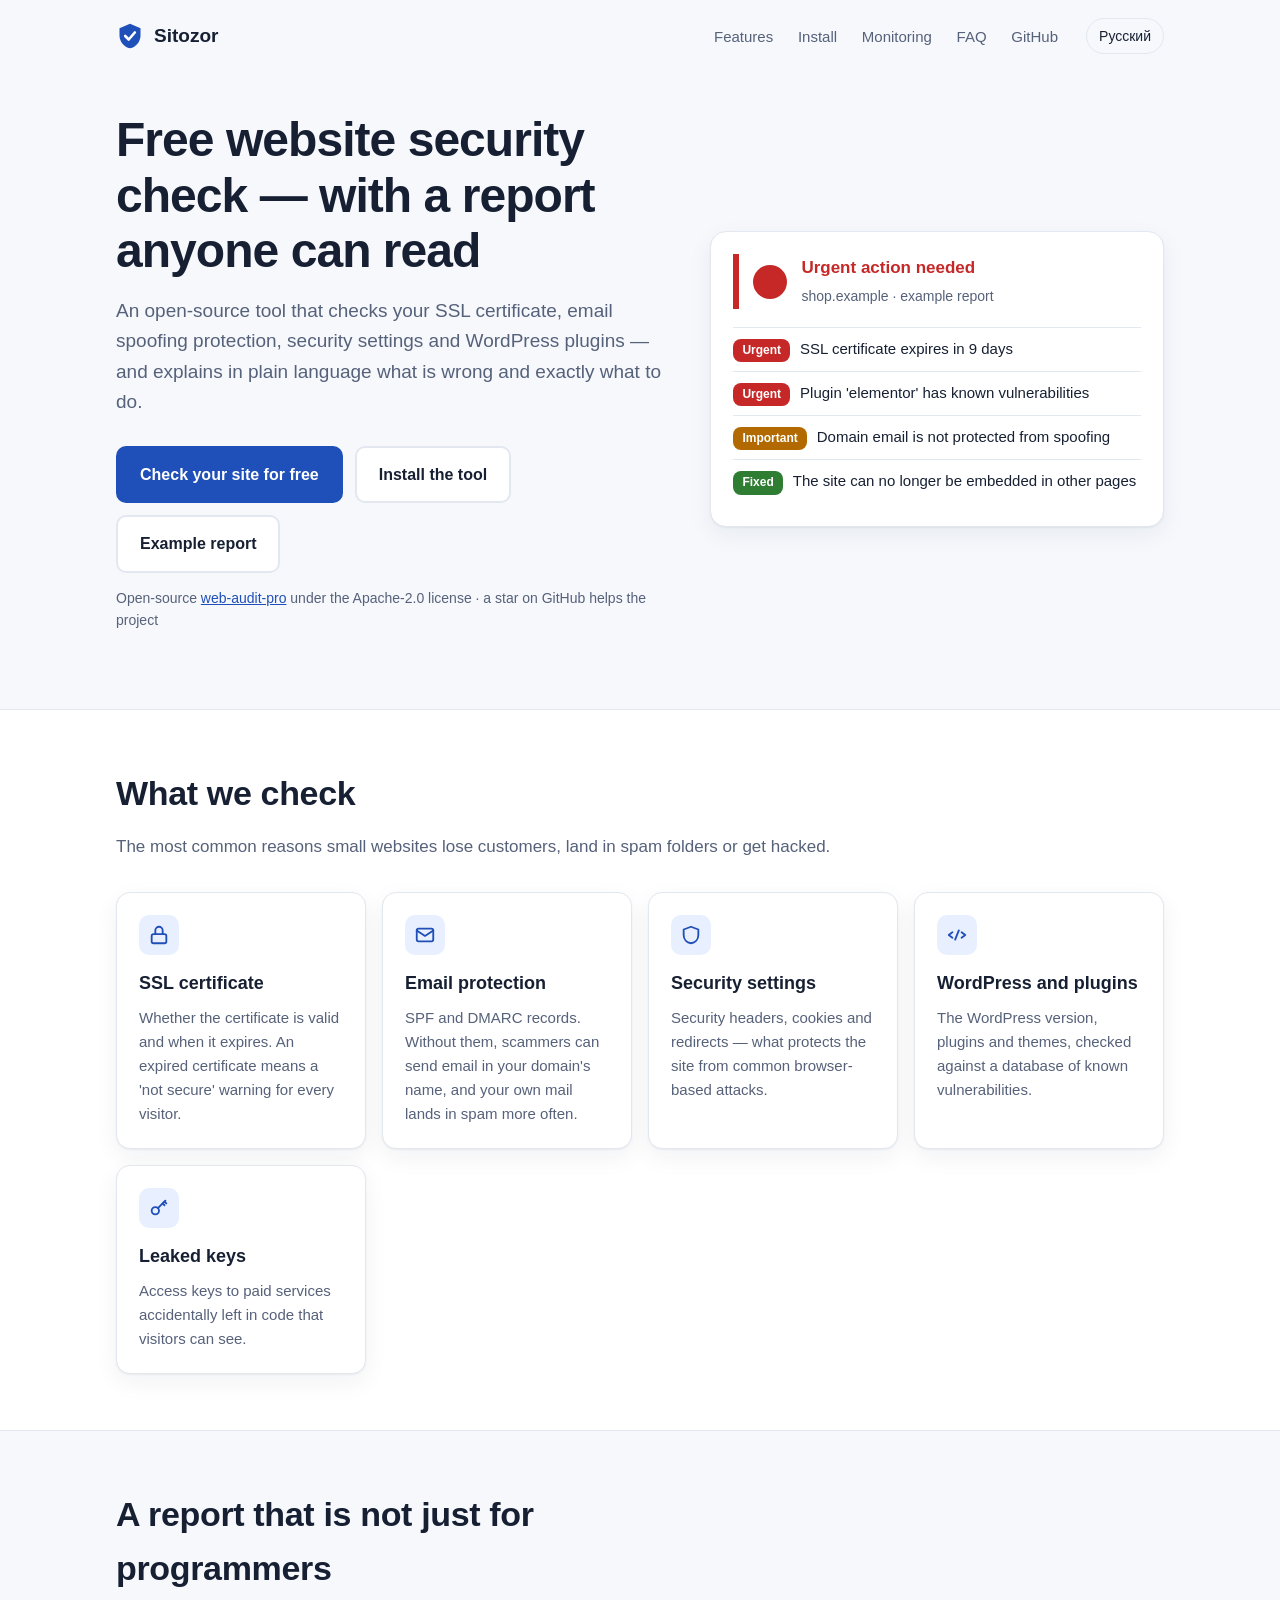
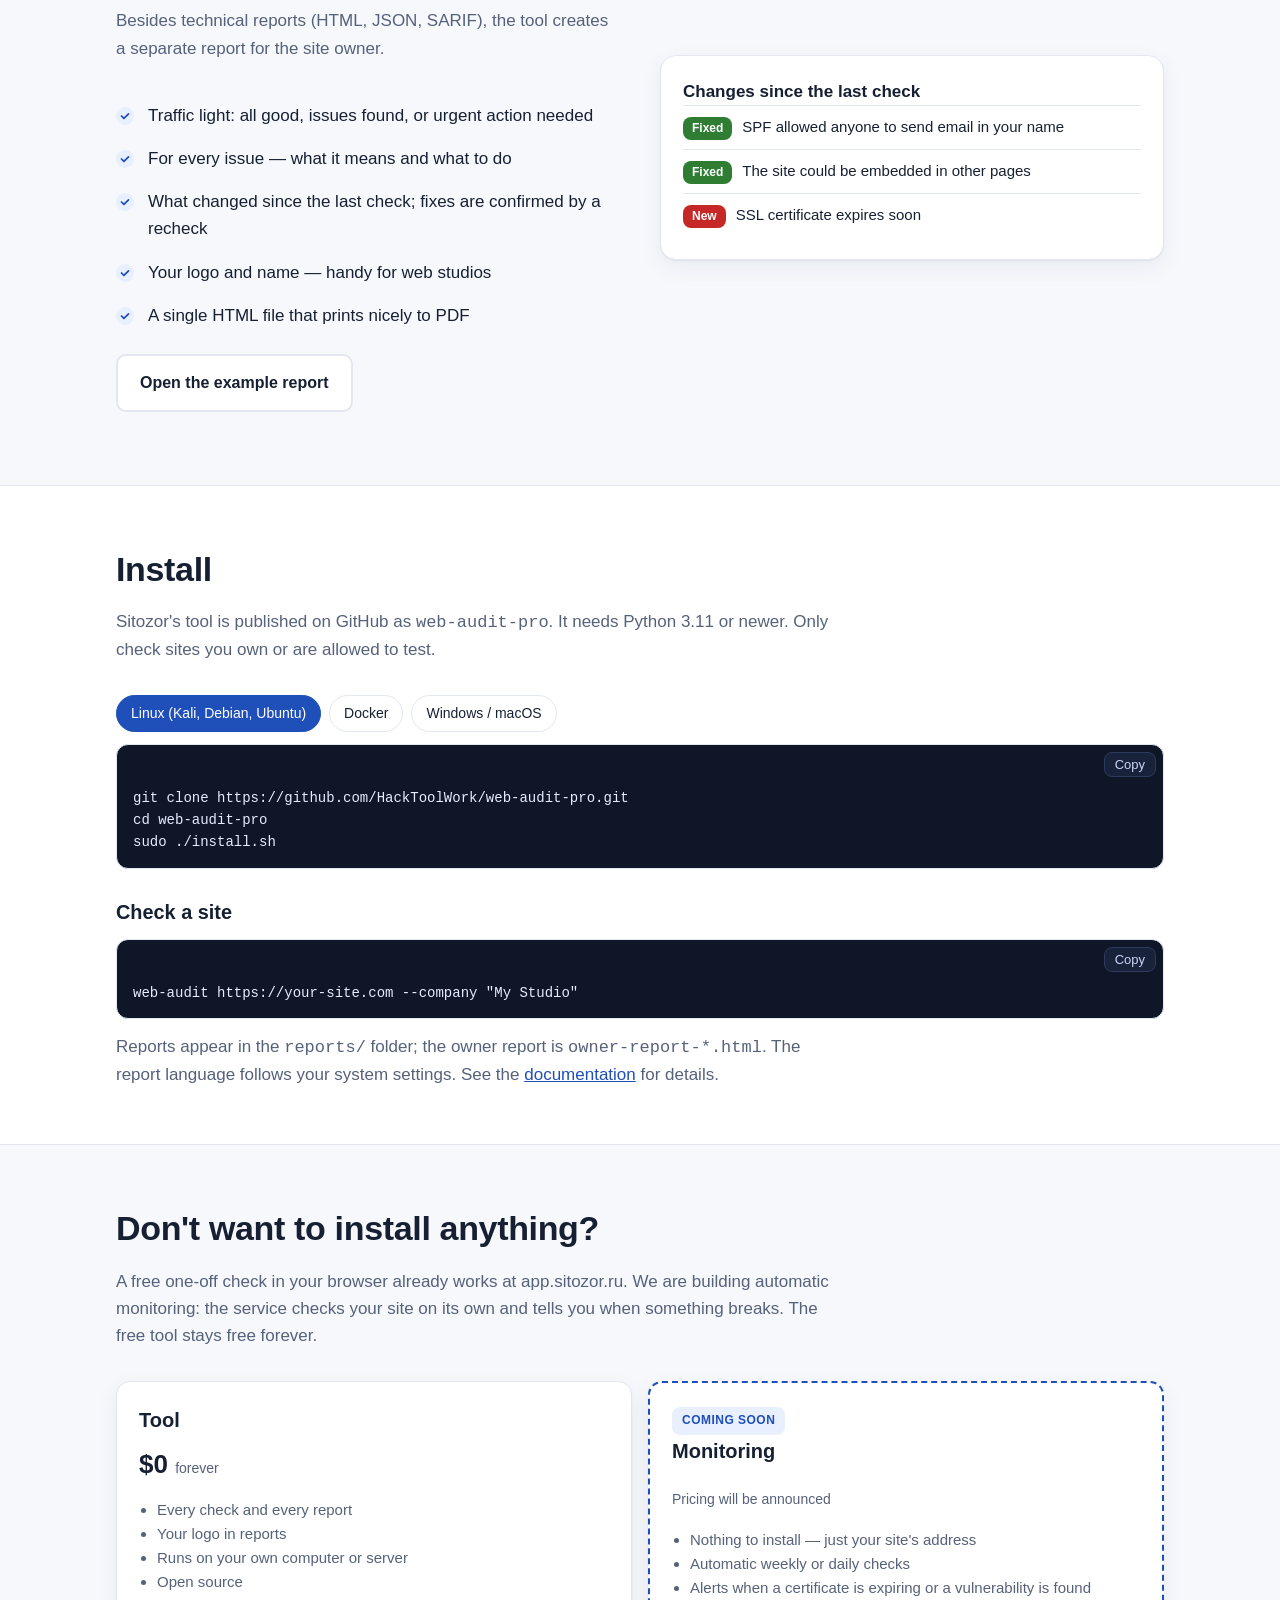
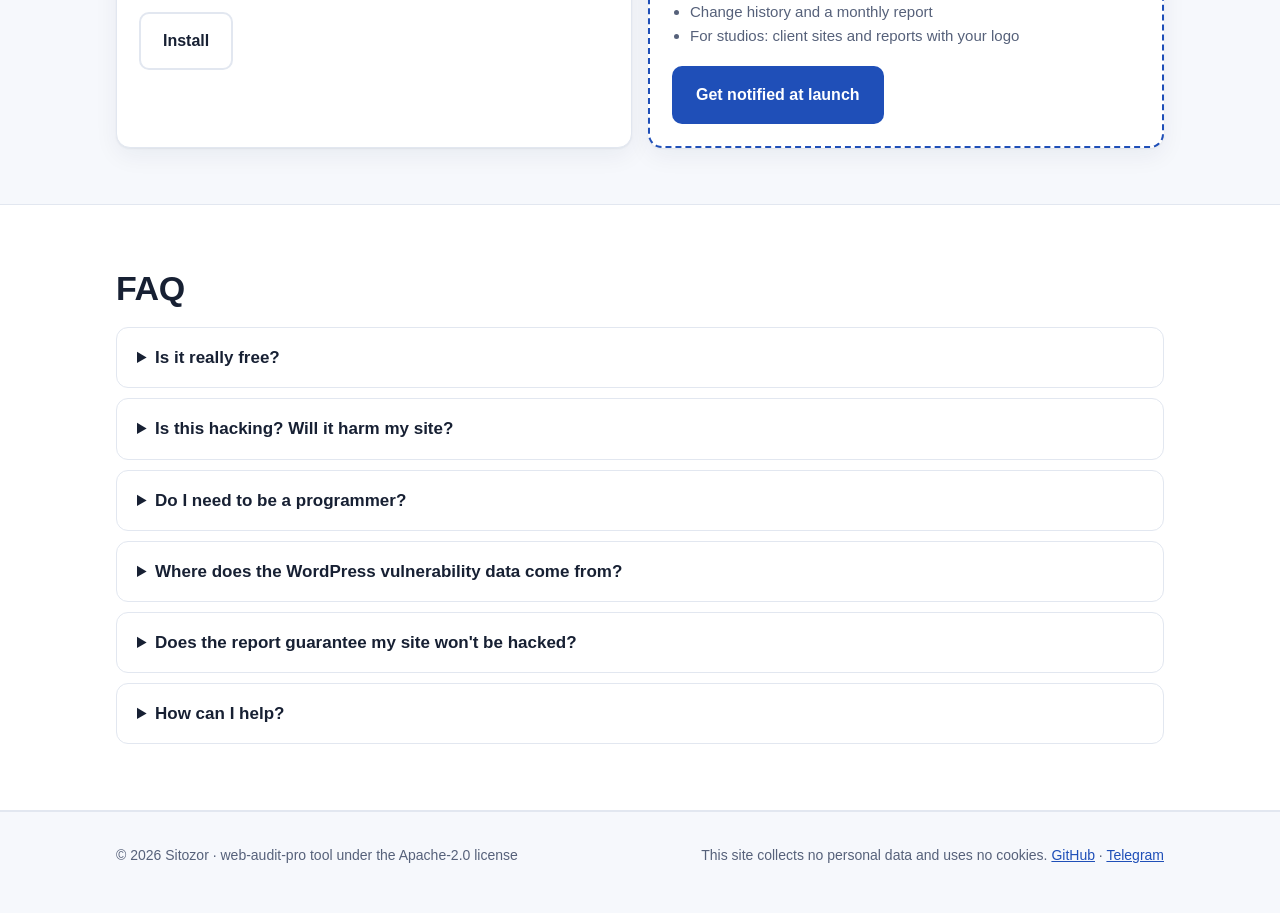
<file: index.html>
<!doctype html>
<html lang="ru">
<head>
<meta charset="utf-8">
<meta name="viewport" content="width=device-width, initial-scale=1">
<title>Сайтозор — бесплатная проверка безопасности сайта</title>
<meta name="description" content="Открытый инструмент: проверяет SSL-сертификат, защиту почты, настройки безопасности и плагины WordPress и выдаёт понятный отчёт на русском языке.">
<link rel="canonical" href="https://sitozor.ru/">
<link rel="alternate" hreflang="ru" href="https://sitozor.ru/">
<link rel="alternate" hreflang="en" href="https://sitozor.ru/en/">
<link rel="alternate" hreflang="x-default" href="https://sitozor.ru/">
<meta property="og:type" content="website">
<meta property="og:url" content="https://sitozor.ru/">
<meta property="og:title" content="Сайтозор — бесплатная проверка безопасности сайта">
<meta property="og:description" content="Открытый инструмент: проверяет SSL-сертификат, защиту почты, настройки безопасности и плагины WordPress и выдаёт понятный отчёт на русском языке.">
<meta name="theme-color" content="#1f4fb8">
<link rel="icon" href="data:image/svg+xml,%3Csvg xmlns='http://www.w3.org/2000/svg' viewBox='0 0 32 32'%3E%3Cpath d='M16 2 4 7v8c0 7.5 5.1 13.4 12 15 6.9-1.6 12-7.5 12-15V7z' fill='%231f4fb8'/%3E%3Cpath d='m10.5 16 4 4 7-8' fill='none' stroke='white' stroke-width='3' stroke-linecap='round' stroke-linejoin='round'/%3E%3C/svg%3E">
<link rel="stylesheet" href="/assets/style.css">
<script src="/assets/lang-redirect.js"></script>
</head>
<body data-copy="Копировать" data-copied="Скопировано" data-failed="Не удалось">

<div class="wrap">
  <header class="top">
    <a class="brand" href="/"><svg viewBox="0 0 32 32" aria-hidden="true"><path d="M16 2 4 7v8c0 7.5 5.1 13.4 12 15 6.9-1.6 12-7.5 12-15V7z" fill="currentColor" class="logo-fill"/><path d="m10.5 16 4 4 7-8" fill="none" stroke="#fff" stroke-width="3" stroke-linecap="round" stroke-linejoin="round"/></svg>Сайтозор</a>
    <nav>
      <a href="#checks">Возможности</a>
      <a href="#install">Установка</a>
      <a href="#monitoring">Мониторинг</a>
      <a href="#faq">Вопросы</a>
      <a href="https://github.com/HackToolWork/web-audit-pro" target="_blank" rel="noopener">GitHub</a>
    </nav>
    <a class="lang-switch" href="/en/" data-lang="en" hreflang="en">English</a>
  </header>

  <div class="hero">
    <div>
      <h1>Бесплатная проверка безопасности сайта — с понятным отчётом</h1>
      <p class="lead">Открытый инструмент: проверяет SSL-сертификат, защиту почты от подделки, настройки безопасности и плагины WordPress — и объясняет на русском языке, что не так и что именно сделать.</p>
      <div class="actions">
        <a class="btn btn-primary" href="https://app.sitozor.ru/?lang=ru">Проверить сайт бесплатно</a>
        <a class="btn btn-ghost" href="#install">Установить инструмент</a>
        <a class="btn btn-ghost" href="/example-report.html" target="_blank" rel="noopener">Пример отчёта</a>
      </div>
      <p class="note">Открытый инструмент <a href="https://github.com/HackToolWork/web-audit-pro" target="_blank" rel="noopener">web-audit-pro</a> под лицензией Apache-2.0 · звезда на GitHub помогает проекту</p>
    </div>
    <div class="mock" aria-label="Пример отчёта">
      <div class="status">
        <div class="dot"></div>
        <div><strong>Требуются срочные действия</strong><span>shop.example · пример отчёта</span></div>
      </div>
      <ul>
        <li><span class="pill red">Срочно</span> SSL-сертификат истекает через 9 дней</li>
        <li><span class="pill red">Срочно</span> Плагин «elementor» содержит известные уязвимости</li>
        <li><span class="pill yellow">Важно</span> Почта домена не защищена от подделки</li>
        <li><span class="pill green">Исправлено</span> Сайт больше нельзя встроить в чужую страницу</li></ul>
    </div>
  </div>
</div>

<section id="checks" class="band">
  <div class="wrap">
    <h2>Что проверяем</h2>
    <p class="sub">Самые частые причины, по которым небольшие сайты теряют клиентов, попадают в спам или оказываются взломаны.</p>
    <div class="grid">
      <div class="card"><div class="icon"><svg viewBox="0 0 24 24" fill="none" stroke="currentColor" stroke-width="2" stroke-linecap="round" stroke-linejoin="round"><rect x="4" y="11" width="16" height="10" rx="2"/><path d="M8 11V7a4 4 0 0 1 8 0v4"/></svg></div><h3>SSL-сертификат</h3><p>Действует ли сертификат и когда истекает. Истёкший сертификат — это предупреждение «сайт небезопасен» у каждого посетителя.</p></div>
      <div class="card"><div class="icon"><svg viewBox="0 0 24 24" fill="none" stroke="currentColor" stroke-width="2" stroke-linecap="round" stroke-linejoin="round"><rect x="3" y="5" width="18" height="14" rx="2"/><path d="m3 7 9 6 9-6"/></svg></div><h3>Защита почты</h3><p>Записи SPF и DMARC. Без них мошенники могут рассылать письма от имени вашего домена, а ваши письма чаще попадают в спам.</p></div>
      <div class="card"><div class="icon"><svg viewBox="0 0 24 24" fill="none" stroke="currentColor" stroke-width="2" stroke-linecap="round" stroke-linejoin="round"><path d="M12 3 4 6v6c0 5 3.4 8.4 8 9 4.6-.6 8-4 8-9V6z"/></svg></div><h3>Настройки безопасности</h3><p>Защитные заголовки, cookies, перенаправления — то, что закрывает сайт от распространённых атак через браузер.</p></div>
      <div class="card"><div class="icon"><svg viewBox="0 0 24 24" fill="none" stroke="currentColor" stroke-width="2" stroke-linecap="round" stroke-linejoin="round"><path d="M14 7 10 17"/><path d="m7 9-4 3 4 3"/><path d="m17 9 4 3-4 3"/></svg></div><h3>WordPress и плагины</h3><p>Версия WordPress, список плагинов и тем, сверка версий с базой известных уязвимостей.</p></div>
      <div class="card"><div class="icon"><svg viewBox="0 0 24 24" fill="none" stroke="currentColor" stroke-width="2" stroke-linecap="round" stroke-linejoin="round"><circle cx="8" cy="15" r="4"/><path d="m10.8 12.2 8.2-8.2"/><path d="m16 7 2 2"/><path d="m18 5 2 2"/></svg></div><h3>Утечки ключей</h3><p>Ключи доступа к платным сервисам, случайно оставленные в коде, который видят посетители.</p></div></div>
  </div>
</section>

<section id="report">
  <div class="wrap two">
    <div>
      <h2>Отчёт, понятный не только программистам</h2>
      <p class="sub">Кроме технических отчётов (HTML, JSON, SARIF) инструмент создаёт отдельный отчёт для владельца сайта.</p>
      <ul class="checks">
          <li>Светофор: всё хорошо, есть замечания или нужны срочные действия</li>
          <li>Для каждой проблемы — что это значит и что сделать</li>
          <li>Что изменилось с прошлой проверки; исправления подтверждаются повторной проверкой</li>
          <li>Ваш логотип и название — удобно для веб-студий</li>
          <li>Один HTML-файл, сохраняется в PDF через печать</li></ul>
      <p><a class="btn btn-ghost" href="/example-report.html" target="_blank" rel="noopener">Открыть пример отчёта</a></p>
    </div>
    <div class="mock">
      <strong>Изменения с прошлой проверки</strong>
      <ul>
        <li><span class="pill green">Исправлено</span> SPF разрешал отправлять почту от вашего имени кому угодно</li>
        <li><span class="pill green">Исправлено</span> Сайт можно было встроить в чужую страницу</li>
        <li><span class="pill red">Новое</span> SSL-сертификат скоро истечёт</li></ul>
    </div>
  </div>
</section>

<section id="install" class="band">
  <div class="wrap">
    <h2>Установка</h2>
    <p class="sub">Инструмент Сайтозора распространяется на GitHub под названием <code>web-audit-pro</code>. Нужен Python 3.11 или новее. Проверяйте только свои сайты или сайты, на проверку которых у вас есть разрешение.</p>
    <div class="tabs" role="tablist">
      <button type="button" role="tab" aria-selected="true" data-tab="linux">Linux (Kali, Debian, Ubuntu)</button>
      <button type="button" role="tab" aria-selected="false" data-tab="docker">Docker</button>
      <button type="button" role="tab" aria-selected="false" data-tab="python">Windows / macOS</button>
    </div>
    <div data-panel="linux">
      <div class="code-wrap"><pre class="code">git clone https://github.com/HackToolWork/web-audit-pro.git
cd web-audit-pro
sudo ./install.sh</pre><button type="button" class="copy">Копировать</button></div>
    </div>
    <div data-panel="docker" hidden>
      <div class="code-wrap"><pre class="code">git clone https://github.com/HackToolWork/web-audit-pro.git
cd web-audit-pro
docker build -t web-audit-pro:local .
mkdir -p reports
docker run --rm -u "$(id -u):$(id -g)" -v "$PWD/reports:/app/reports" \
  web-audit-pro:local https://ваш-сайт.ru --yes-i-am-authorized --lang ru</pre><button type="button" class="copy">Копировать</button></div>
    </div>
    <div data-panel="python" hidden>
      <div class="code-wrap"><pre class="code">git clone https://github.com/HackToolWork/web-audit-pro.git
cd web-audit-pro
python -m venv .venv
.venv\Scripts\activate        <span class="c"># macOS: source .venv/bin/activate</span>
python -m pip install .</pre><button type="button" class="copy">Копировать</button></div>
    </div>
    <h3 class="run-title">Проверка сайта</h3>
    <div class="code-wrap"><pre class="code">web-audit https://ваш-сайт.ru --company &quot;Моя студия&quot;</pre><button type="button" class="copy">Копировать</button></div>
    <p class="sub flush">Отчёты появятся в папке <code>reports/</code>; отчёт для владельца — файл <code>owner-report-*.html</code>. Язык отчёта берётся из настроек системы. Подробности — в <a href="https://github.com/HackToolWork/web-audit-pro#readme" target="_blank" rel="noopener">документации</a>.</p>
  </div>
</section>

<section id="monitoring">
  <div class="wrap">
    <h2>Не хотите ничего устанавливать?</h2>
    <p class="sub">Разовая бесплатная проверка в браузере уже работает на app.sitozor.ru. Готовим автоматический мониторинг: сервис сам проверяет сайт и пишет, если что-то сломалось. Бесплатная версия инструмента остаётся бесплатной навсегда.</p>
    <div class="free-vs">
      <div class="card">
        <h3>Инструмент</h3>
        <div class="price">0 ₽ <small>навсегда</small></div>
        <ul>
          <li>Все проверки и все отчёты</li>
          <li>Ваш логотип в отчётах</li>
          <li>Запуск на своём компьютере или сервере</li>
          <li>Открытый код</li></ul>
        <a class="btn btn-ghost" href="#install">Установить</a>
      </div>
      <div class="card soon">
        <span class="badge-soon">Скоро</span>
        <h3 class="card-title">Мониторинг</h3>
        <div class="price">от 390 ₽ <small>/ мес · планируемая цена</small></div>
        <ul>
          <li>Ничего не нужно устанавливать — только адрес сайта</li>
          <li>Автоматическая проверка каждую неделю или каждый день</li>
          <li>Уведомления в Telegram, если истекает сертификат или найдена уязвимость</li>
          <li>История изменений и ежемесячный отчёт</li>
          <li>Для студий: сайты клиентов и отчёты с вашим логотипом</li></ul>
        <a class="btn btn-primary" href="https://t.me/xxx_5d" target="_blank" rel="noopener">Узнать о запуске первым</a>
      </div>
    </div>
  </div>
</section>

<section id="faq" class="band">
  <div class="wrap">
    <h2>Частые вопросы</h2>
    
    <details class="faq"><summary>Это действительно бесплатно?</summary><p>Да. Инструмент распространяется с открытым кодом под лицензией Apache-2.0 — его можно использовать, в том числе в коммерческих целях. Платным будет только готовый сервис мониторинга, где не нужно ничего устанавливать.</p></details>
    <details class="faq"><summary>Это не взлом? Сайту ничего не будет?</summary><p>Нет. Инструмент делает только обычные запросы — такие же, как браузер при посещении сайта, — с ограничением скорости. Он не подбирает пароли, не отправляет вредоносные данные и не нагружает сервер. Проверяйте только свои сайты или сайты, на проверку которых у вас есть разрешение.</p></details>
    <details class="faq"><summary>Нужно ли быть программистом?</summary><p>Нет. Проверить сайт можно прямо в браузере на <a href="https://app.sitozor.ru/?lang=ru">app.sitozor.ru</a> — достаточно ввести адрес и подтвердить, что сайт ваш. Устанавливать инструмент нужно только тем, кто хочет запускать проверки сам.</p></details>
    <details class="faq"><summary>Откуда данные об уязвимостях WordPress?</summary><p>Из базы Wordfence Intelligence. Её можно бесплатно скачать командой <code>web-audit --update-wp-db</code> (нужен бесплатный API-ключ Wordfence) — дальше проверки работают без интернета.</p></details>
    <details class="faq"><summary>Гарантирует ли отчёт, что сайт не взломают?</summary><p>Нет, и мы честно об этом пишем. Автоматическая проверка находит самые распространённые проблемы, но не заменяет полноценный аудит безопасности.</p></details>
    <details class="faq"><summary>Как помочь проекту?</summary><p>Поставьте звезду на <a href="https://github.com/HackToolWork/web-audit-pro" target="_blank" rel="noopener">GitHub</a>, расскажите коллегам, сообщайте об ошибках и предлагайте улучшения в Issues.</p></details>
  </div>
</section>

<footer>
  <div class="wrap">
    <span>© 2026 Сайтозор · инструмент web-audit-pro под лицензией Apache-2.0</span>
    <span>Сайт не собирает персональные данные и не использует cookies. <a href="https://github.com/HackToolWork/web-audit-pro" target="_blank" rel="noopener">GitHub</a> · <a href="https://t.me/xxx_5d" target="_blank" rel="noopener">Telegram</a></span>
  </div>
</footer>

<script src="/assets/site.js"></script>
</body>
</html>
</file>
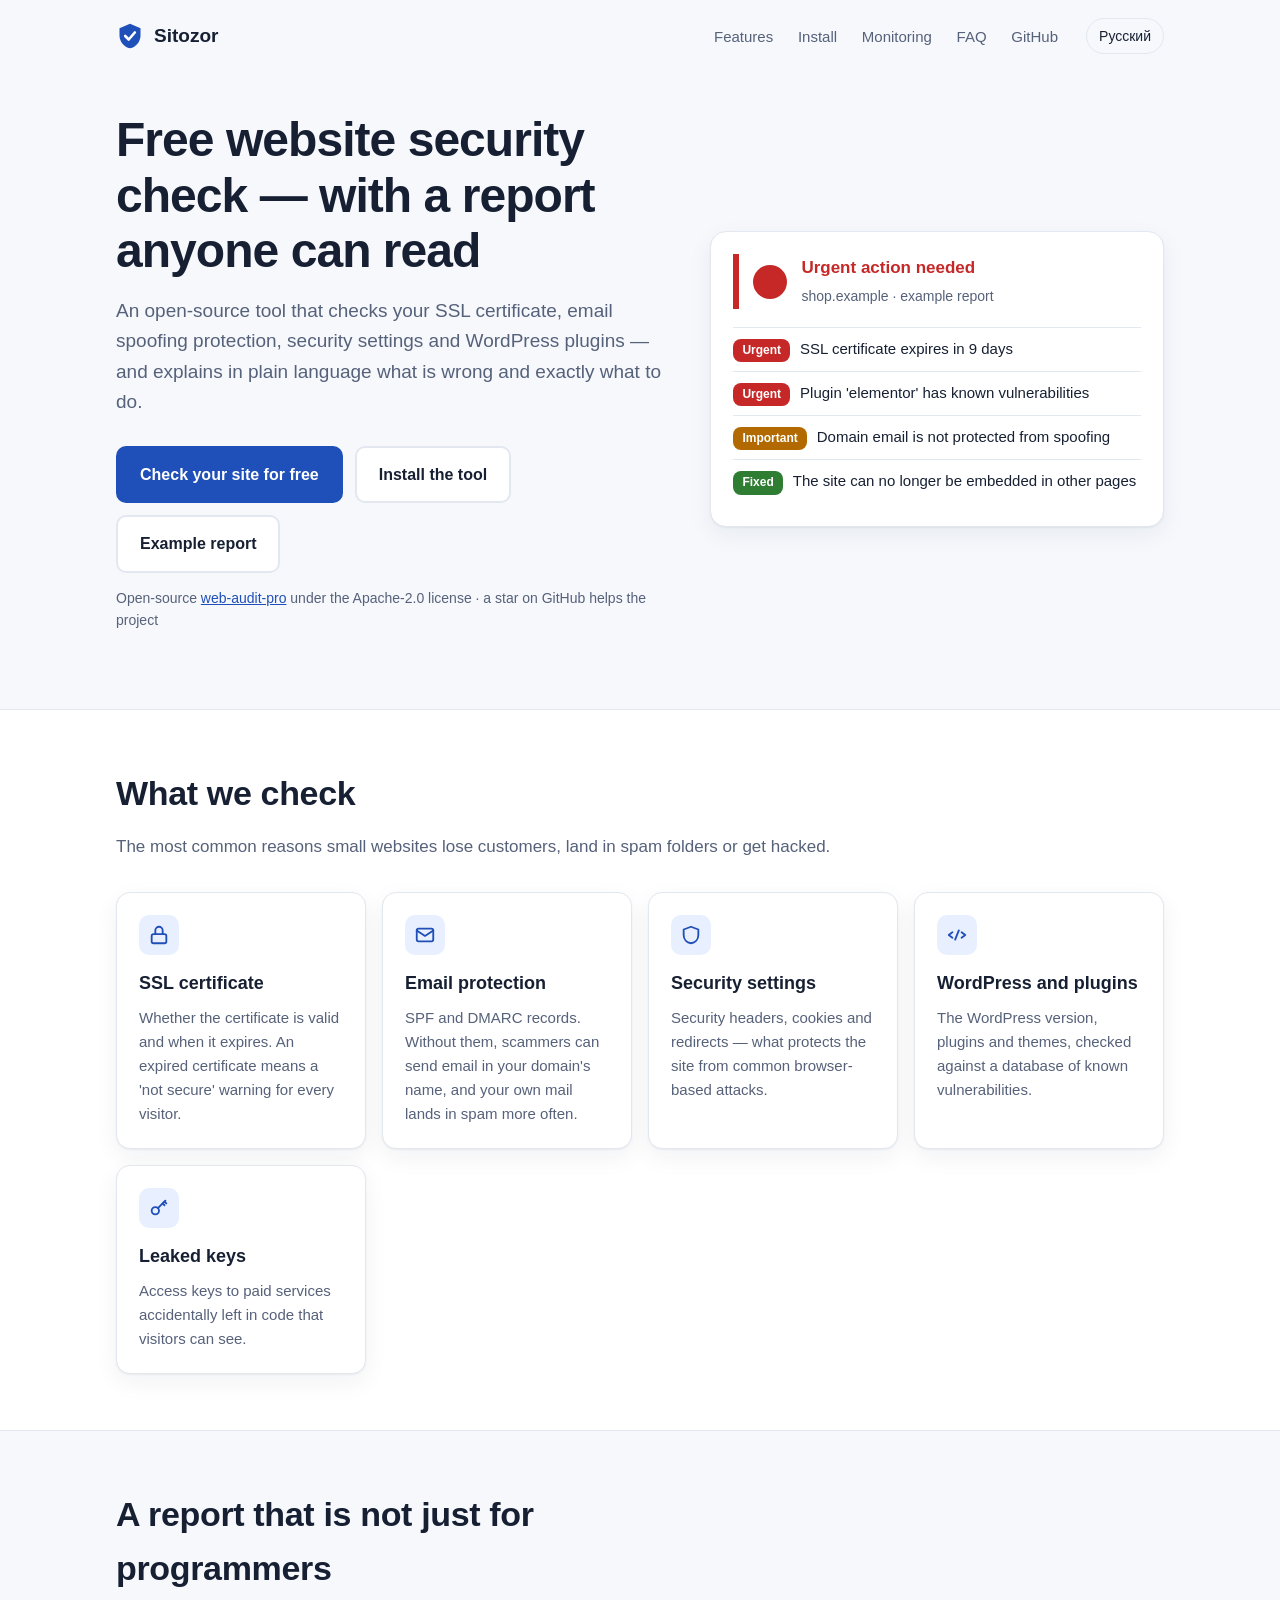
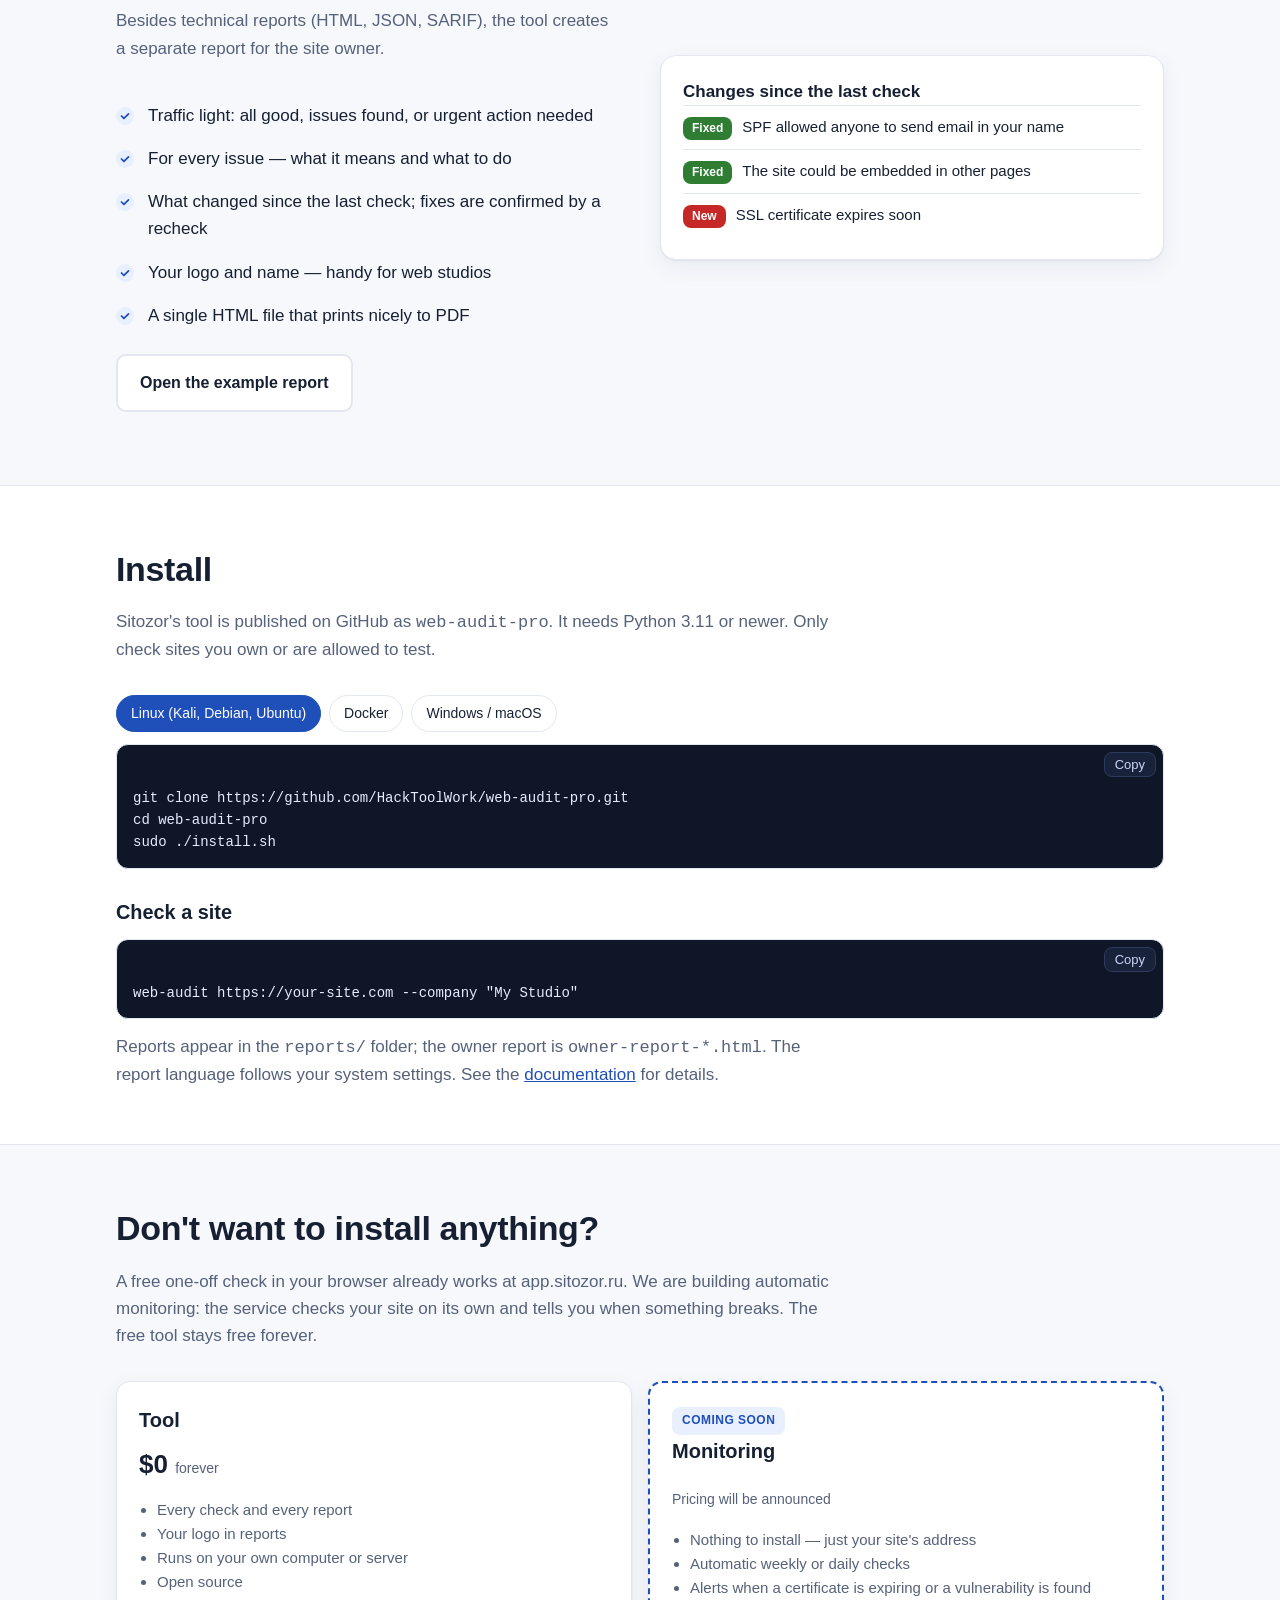
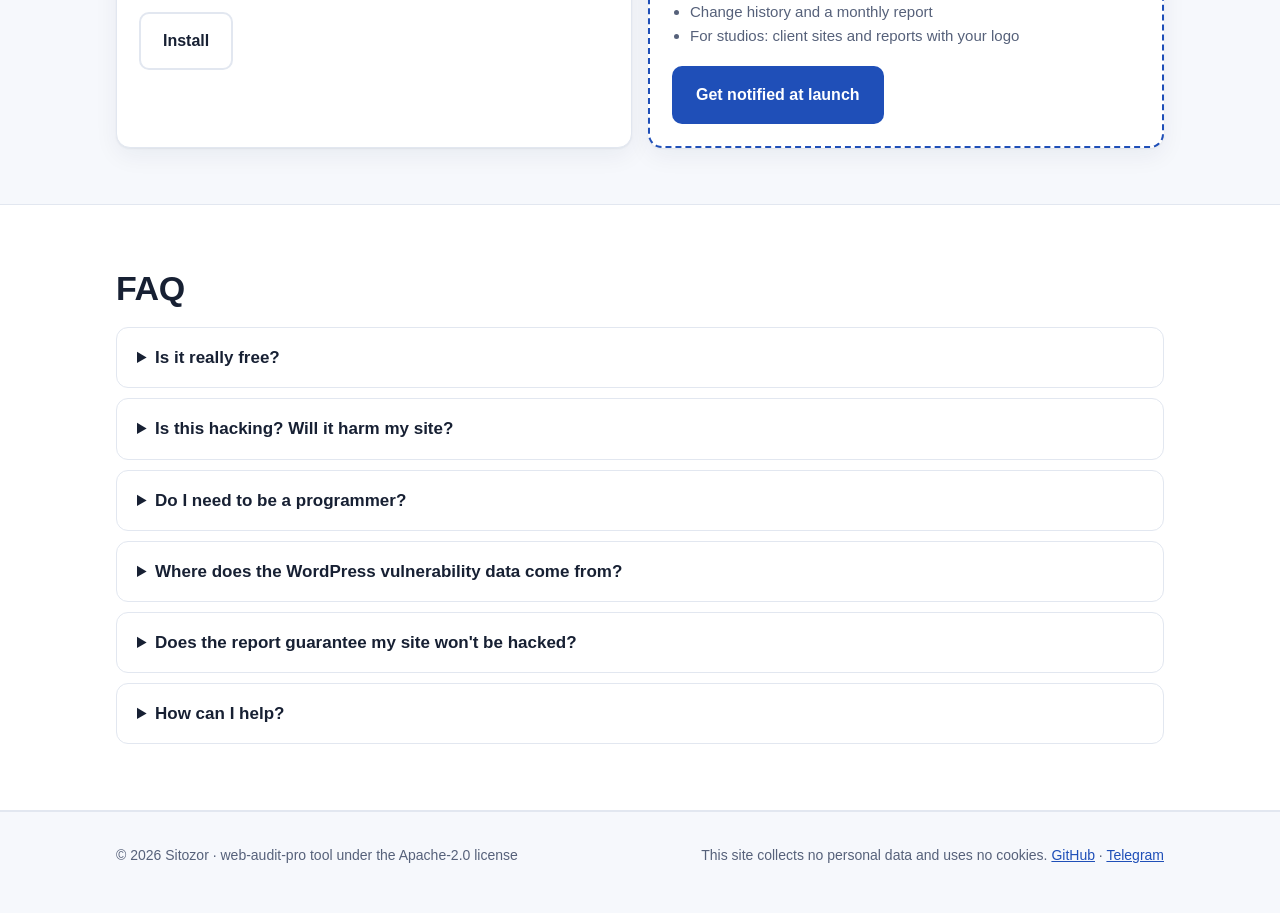
<file: en/index.html>
<!doctype html>
<html lang="en">
<head>
<meta charset="utf-8">
<meta name="viewport" content="width=device-width, initial-scale=1">
<title>Sitozor — free website security check</title>
<meta name="description" content="An open-source tool that checks the SSL certificate, email spoofing protection, security settings and WordPress plugins, and explains the results in plain language.">
<link rel="canonical" href="https://sitozor.ru/en/">
<link rel="alternate" hreflang="ru" href="https://sitozor.ru/">
<link rel="alternate" hreflang="en" href="https://sitozor.ru/en/">
<link rel="alternate" hreflang="x-default" href="https://sitozor.ru/">
<meta property="og:type" content="website">
<meta property="og:url" content="https://sitozor.ru/en/">
<meta property="og:title" content="Sitozor — free website security check">
<meta property="og:description" content="An open-source tool that checks the SSL certificate, email spoofing protection, security settings and WordPress plugins, and explains the results in plain language.">
<meta name="theme-color" content="#1f4fb8">
<link rel="icon" href="data:image/svg+xml,%3Csvg xmlns='http://www.w3.org/2000/svg' viewBox='0 0 32 32'%3E%3Cpath d='M16 2 4 7v8c0 7.5 5.1 13.4 12 15 6.9-1.6 12-7.5 12-15V7z' fill='%231f4fb8'/%3E%3Cpath d='m10.5 16 4 4 7-8' fill='none' stroke='white' stroke-width='3' stroke-linecap='round' stroke-linejoin='round'/%3E%3C/svg%3E">
<link rel="stylesheet" href="/assets/style.css">

</head>
<body data-copy="Copy" data-copied="Copied" data-failed="Failed">

<div class="wrap">
  <header class="top">
    <a class="brand" href="/en/"><svg viewBox="0 0 32 32" aria-hidden="true"><path d="M16 2 4 7v8c0 7.5 5.1 13.4 12 15 6.9-1.6 12-7.5 12-15V7z" fill="currentColor" class="logo-fill"/><path d="m10.5 16 4 4 7-8" fill="none" stroke="#fff" stroke-width="3" stroke-linecap="round" stroke-linejoin="round"/></svg>Sitozor</a>
    <nav>
      <a href="#checks">Features</a>
      <a href="#install">Install</a>
      <a href="#monitoring">Monitoring</a>
      <a href="#faq">FAQ</a>
      <a href="https://github.com/HackToolWork/web-audit-pro" target="_blank" rel="noopener">GitHub</a>
    </nav>
    <a class="lang-switch" href="/" data-lang="ru" hreflang="ru">Русский</a>
  </header>

  <div class="hero">
    <div>
      <h1>Free website security check — with a report anyone can read</h1>
      <p class="lead">An open-source tool that checks your SSL certificate, email spoofing protection, security settings and WordPress plugins — and explains in plain language what is wrong and exactly what to do.</p>
      <div class="actions">
        <a class="btn btn-primary" href="https://app.sitozor.ru/?lang=en">Check your site for free</a>
        <a class="btn btn-ghost" href="#install">Install the tool</a>
        <a class="btn btn-ghost" href="/en/example-report.html" target="_blank" rel="noopener">Example report</a>
      </div>
      <p class="note">Open-source <a href="https://github.com/HackToolWork/web-audit-pro" target="_blank" rel="noopener">web-audit-pro</a> under the Apache-2.0 license · a star on GitHub helps the project</p>
    </div>
    <div class="mock" aria-label="Example report">
      <div class="status">
        <div class="dot"></div>
        <div><strong>Urgent action needed</strong><span>shop.example · example report</span></div>
      </div>
      <ul>
        <li><span class="pill red">Urgent</span> SSL certificate expires in 9 days</li>
        <li><span class="pill red">Urgent</span> Plugin &#x27;elementor&#x27; has known vulnerabilities</li>
        <li><span class="pill yellow">Important</span> Domain email is not protected from spoofing</li>
        <li><span class="pill green">Fixed</span> The site can no longer be embedded in other pages</li></ul>
    </div>
  </div>
</div>

<section id="checks" class="band">
  <div class="wrap">
    <h2>What we check</h2>
    <p class="sub">The most common reasons small websites lose customers, land in spam folders or get hacked.</p>
    <div class="grid">
      <div class="card"><div class="icon"><svg viewBox="0 0 24 24" fill="none" stroke="currentColor" stroke-width="2" stroke-linecap="round" stroke-linejoin="round"><rect x="4" y="11" width="16" height="10" rx="2"/><path d="M8 11V7a4 4 0 0 1 8 0v4"/></svg></div><h3>SSL certificate</h3><p>Whether the certificate is valid and when it expires. An expired certificate means a &#x27;not secure&#x27; warning for every visitor.</p></div>
      <div class="card"><div class="icon"><svg viewBox="0 0 24 24" fill="none" stroke="currentColor" stroke-width="2" stroke-linecap="round" stroke-linejoin="round"><rect x="3" y="5" width="18" height="14" rx="2"/><path d="m3 7 9 6 9-6"/></svg></div><h3>Email protection</h3><p>SPF and DMARC records. Without them, scammers can send email in your domain&#x27;s name, and your own mail lands in spam more often.</p></div>
      <div class="card"><div class="icon"><svg viewBox="0 0 24 24" fill="none" stroke="currentColor" stroke-width="2" stroke-linecap="round" stroke-linejoin="round"><path d="M12 3 4 6v6c0 5 3.4 8.4 8 9 4.6-.6 8-4 8-9V6z"/></svg></div><h3>Security settings</h3><p>Security headers, cookies and redirects — what protects the site from common browser-based attacks.</p></div>
      <div class="card"><div class="icon"><svg viewBox="0 0 24 24" fill="none" stroke="currentColor" stroke-width="2" stroke-linecap="round" stroke-linejoin="round"><path d="M14 7 10 17"/><path d="m7 9-4 3 4 3"/><path d="m17 9 4 3-4 3"/></svg></div><h3>WordPress and plugins</h3><p>The WordPress version, plugins and themes, checked against a database of known vulnerabilities.</p></div>
      <div class="card"><div class="icon"><svg viewBox="0 0 24 24" fill="none" stroke="currentColor" stroke-width="2" stroke-linecap="round" stroke-linejoin="round"><circle cx="8" cy="15" r="4"/><path d="m10.8 12.2 8.2-8.2"/><path d="m16 7 2 2"/><path d="m18 5 2 2"/></svg></div><h3>Leaked keys</h3><p>Access keys to paid services accidentally left in code that visitors can see.</p></div></div>
  </div>
</section>

<section id="report">
  <div class="wrap two">
    <div>
      <h2>A report that is not just for programmers</h2>
      <p class="sub">Besides technical reports (HTML, JSON, SARIF), the tool creates a separate report for the site owner.</p>
      <ul class="checks">
          <li>Traffic light: all good, issues found, or urgent action needed</li>
          <li>For every issue — what it means and what to do</li>
          <li>What changed since the last check; fixes are confirmed by a recheck</li>
          <li>Your logo and name — handy for web studios</li>
          <li>A single HTML file that prints nicely to PDF</li></ul>
      <p><a class="btn btn-ghost" href="/en/example-report.html" target="_blank" rel="noopener">Open the example report</a></p>
    </div>
    <div class="mock">
      <strong>Changes since the last check</strong>
      <ul>
        <li><span class="pill green">Fixed</span> SPF allowed anyone to send email in your name</li>
        <li><span class="pill green">Fixed</span> The site could be embedded in other pages</li>
        <li><span class="pill red">New</span> SSL certificate expires soon</li></ul>
    </div>
  </div>
</section>

<section id="install" class="band">
  <div class="wrap">
    <h2>Install</h2>
    <p class="sub">Sitozor's tool is published on GitHub as <code>web-audit-pro</code>. It needs Python 3.11 or newer. Only check sites you own or are allowed to test.</p>
    <div class="tabs" role="tablist">
      <button type="button" role="tab" aria-selected="true" data-tab="linux">Linux (Kali, Debian, Ubuntu)</button>
      <button type="button" role="tab" aria-selected="false" data-tab="docker">Docker</button>
      <button type="button" role="tab" aria-selected="false" data-tab="python">Windows / macOS</button>
    </div>
    <div data-panel="linux">
      <div class="code-wrap"><pre class="code">git clone https://github.com/HackToolWork/web-audit-pro.git
cd web-audit-pro
sudo ./install.sh</pre><button type="button" class="copy">Copy</button></div>
    </div>
    <div data-panel="docker" hidden>
      <div class="code-wrap"><pre class="code">git clone https://github.com/HackToolWork/web-audit-pro.git
cd web-audit-pro
docker build -t web-audit-pro:local .
mkdir -p reports
docker run --rm -u "$(id -u):$(id -g)" -v "$PWD/reports:/app/reports" \
  web-audit-pro:local https://your-site.com --yes-i-am-authorized --lang en</pre><button type="button" class="copy">Copy</button></div>
    </div>
    <div data-panel="python" hidden>
      <div class="code-wrap"><pre class="code">git clone https://github.com/HackToolWork/web-audit-pro.git
cd web-audit-pro
python -m venv .venv
.venv\Scripts\activate        <span class="c"># macOS: source .venv/bin/activate</span>
python -m pip install .</pre><button type="button" class="copy">Copy</button></div>
    </div>
    <h3 class="run-title">Check a site</h3>
    <div class="code-wrap"><pre class="code">web-audit https://your-site.com --company &quot;My Studio&quot;</pre><button type="button" class="copy">Copy</button></div>
    <p class="sub flush">Reports appear in the <code>reports/</code> folder; the owner report is <code>owner-report-*.html</code>. The report language follows your system settings. See the <a href="https://github.com/HackToolWork/web-audit-pro#readme" target="_blank" rel="noopener">documentation</a> for details.</p>
  </div>
</section>

<section id="monitoring">
  <div class="wrap">
    <h2>Don&#x27;t want to install anything?</h2>
    <p class="sub">A free one-off check in your browser already works at app.sitozor.ru. We are building automatic monitoring: the service checks your site on its own and tells you when something breaks. The free tool stays free forever.</p>
    <div class="free-vs">
      <div class="card">
        <h3>Tool</h3>
        <div class="price">$0 <small>forever</small></div>
        <ul>
          <li>Every check and every report</li>
          <li>Your logo in reports</li>
          <li>Runs on your own computer or server</li>
          <li>Open source</li></ul>
        <a class="btn btn-ghost" href="#install">Install</a>
      </div>
      <div class="card soon">
        <span class="badge-soon">Coming soon</span>
        <h3 class="card-title">Monitoring</h3>
        <div class="price"><small>Pricing will be announced</small></div>
        <ul>
          <li>Nothing to install — just your site&#x27;s address</li>
          <li>Automatic weekly or daily checks</li>
          <li>Alerts when a certificate is expiring or a vulnerability is found</li>
          <li>Change history and a monthly report</li>
          <li>For studios: client sites and reports with your logo</li></ul>
        <a class="btn btn-primary" href="https://t.me/xxx_5d" target="_blank" rel="noopener">Get notified at launch</a>
      </div>
    </div>
  </div>
</section>

<section id="faq" class="band">
  <div class="wrap">
    <h2>FAQ</h2>
    
    <details class="faq"><summary>Is it really free?</summary><p>Yes. The tool is open source under the Apache-2.0 license — you can use it, including commercially. Only the hosted monitoring service, where nothing needs to be installed, will be paid.</p></details>
    <details class="faq"><summary>Is this hacking? Will it harm my site?</summary><p>No. The tool only makes ordinary requests — the same ones a browser makes when visiting a site — with rate limiting. It does not guess passwords, send malicious data or overload the server. Only check sites you own or are allowed to test.</p></details>
    <details class="faq"><summary>Do I need to be a programmer?</summary><p>No. You can check a site right in your browser at <a href="https://app.sitozor.ru/?lang=en">app.sitozor.ru</a>: enter the address and confirm the site is yours. Installing the tool is only for people who want to run checks themselves.</p></details>
    <details class="faq"><summary>Where does the WordPress vulnerability data come from?</summary><p>From Wordfence Intelligence. You can download it for free with <code>web-audit --update-wp-db</code> (a free Wordfence API key is required); checks then work offline.</p></details>
    <details class="faq"><summary>Does the report guarantee my site won&#x27;t be hacked?</summary><p>No, and we say so honestly. An automated check finds the most common problems but does not replace a full security audit.</p></details>
    <details class="faq"><summary>How can I help?</summary><p>Star the project on <a href="https://github.com/HackToolWork/web-audit-pro" target="_blank" rel="noopener">GitHub</a>, tell your colleagues, report bugs and suggest improvements in Issues.</p></details>
  </div>
</section>

<footer>
  <div class="wrap">
    <span>© 2026 Sitozor · web-audit-pro tool under the Apache-2.0 license</span>
    <span>This site collects no personal data and uses no cookies. <a href="https://github.com/HackToolWork/web-audit-pro" target="_blank" rel="noopener">GitHub</a> · <a href="https://t.me/xxx_5d" target="_blank" rel="noopener">Telegram</a></span>
  </div>
</footer>

<script src="/assets/site.js"></script>
</body>
</html>
</file>
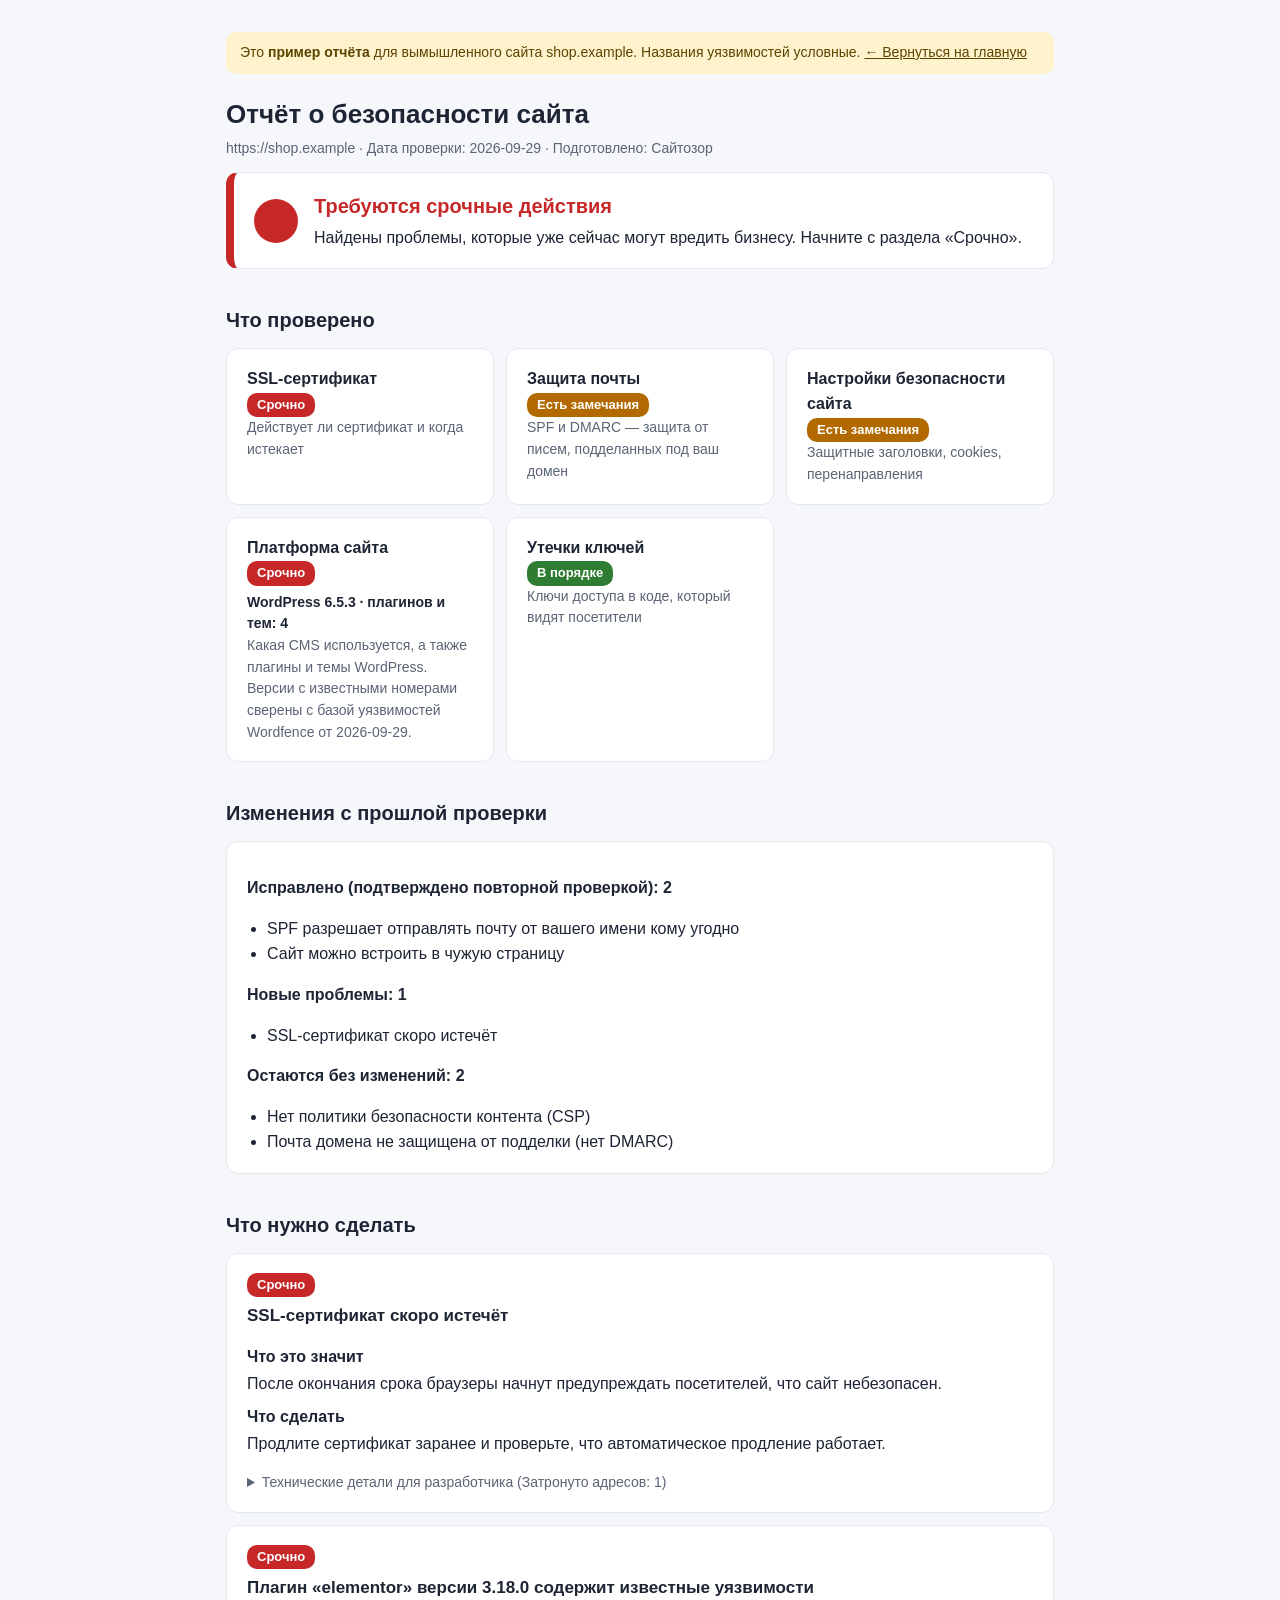
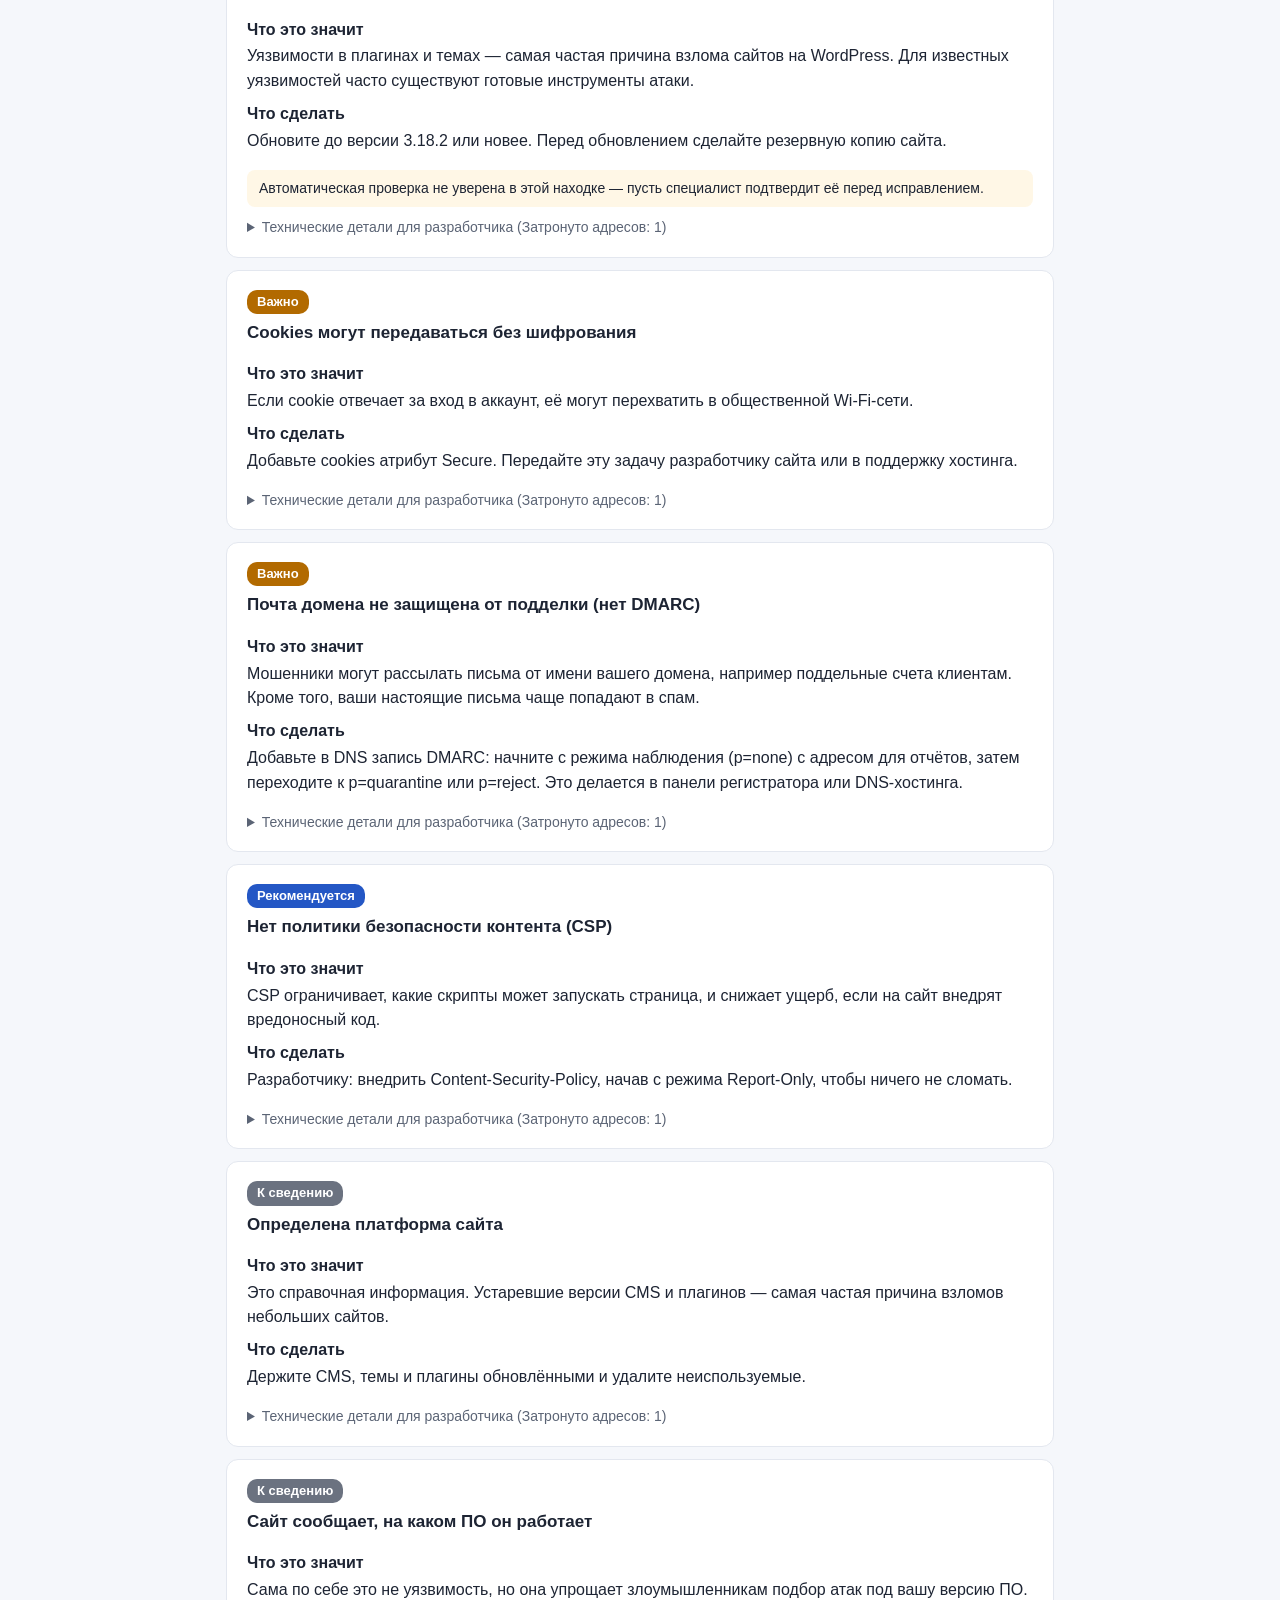
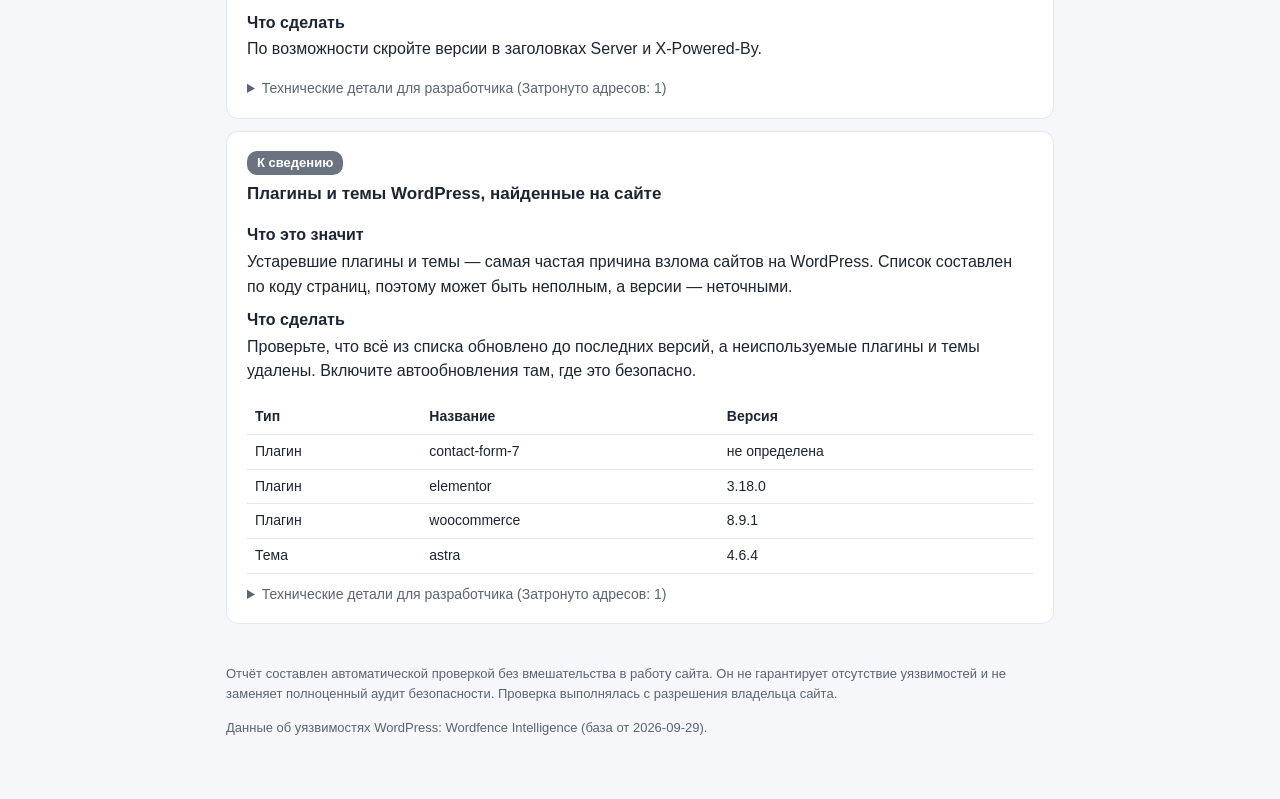
<file: example-report.html>
<!doctype html>
<html lang="ru"><head><meta charset="utf-8">
<meta name="viewport" content="width=device-width,initial-scale=1">
<meta name="robots" content="noindex"><title>Пример — Отчёт о безопасности сайта — https://shop.example</title><style>
:root{--fg:#1d2433;--muted:#5b6475;--line:#e3e7ef;--bg:#f5f7fb;--card:#fff;
--red:#c62828;--yellow:#b26a00;--green:#2e7d32;--grey:#6b7280;--accent:#2457c5}
*{box-sizing:border-box}
body{margin:0;background:var(--bg);color:var(--fg);
font:16px/1.55 -apple-system,"Segoe UI",Roboto,Arial,sans-serif}
main{max-width:860px;margin:0 auto;padding:32px 16px 48px}
header{display:flex;justify-content:space-between;gap:16px;align-items:center;flex-wrap:wrap}
h1{font-size:26px;margin:0 0 4px}h2{font-size:20px;margin:36px 0 12px}
.meta{color:var(--muted);font-size:14px}
.card{background:var(--card);border:1px solid var(--line);border-radius:12px;padding:18px 20px;
margin:12px 0}
.status{border-left:8px solid var(--c);display:flex;gap:16px;align-items:center}
.status .dot{width:44px;height:44px;border-radius:50%;background:var(--c);flex:none}
.status h2{margin:0 0 4px;color:var(--c)}
.status p{margin:0}
.red{--c:var(--red)}.yellow{--c:var(--yellow)}.green{--c:var(--green)}
.unknown,.incomplete{--c:var(--grey)}
.status p.notice{margin-top:8px;font-weight:600}
.areas{display:grid;grid-template-columns:repeat(auto-fit,minmax(240px,1fr));gap:12px}
.areas .card{margin:0}
.pill{display:inline-block;padding:2px 10px;border-radius:10px;font-size:13px;font-weight:600;
color:#fff;background:var(--c)}
.area-ok{--c:var(--green)}.area-urgent{--c:var(--red)}.area-issues{--c:var(--yellow)}
.area-detected{--c:var(--accent)}.area-failed,.area-not_checked,.area-not_detected{--c:var(--grey)}
.level-high{--c:var(--red)}.level-medium{--c:var(--yellow)}.level-low{--c:var(--accent)}
.level-info{--c:var(--grey)}
.area-notes{font-weight:600;font-size:14px;margin-top:6px}
.item h3{margin:6px 0 8px;font-size:17px}
.item dt{font-weight:600;margin-top:8px}.item dd{margin:2px 0 0}
.note{background:#fff7e6;border-radius:8px;padding:8px 12px;margin-top:10px;font-size:14px}
details{margin-top:10px;font-size:14px;color:var(--muted)}
details code{word-break:break-all}
ul.changes{margin:0;padding-left:20px}
table.components{width:100%;border-collapse:collapse;margin-top:12px;font-size:14px}
table.components th,table.components td{text-align:left;padding:6px 8px;
border-bottom:1px solid var(--line)}
table.components td:nth-child(2){word-break:break-word}
footer{margin-top:40px;color:var(--muted);font-size:13px}
@media print{body{background:#fff}.card{break-inside:avoid}main{padding:0}}
</style></head>
<body><main><div style="background:#fff3cd;color:#5c4400;border-radius:10px;padding:10px 14px;margin-bottom:20px;font-size:14px">Это <strong>пример отчёта</strong> для вымышленного сайта shop.example. Названия уязвимостей условные. <a href="/" style="color:#5c4400">← Вернуться на главную</a></div>
<header><div><h1>Отчёт о безопасности сайта</h1>
<div class="meta">https://shop.example · Дата проверки: 2026-09-29
 · Подготовлено: Сайтозор</div></div></header>
<div class="card status red"><div class="dot"></div><div>
<h2>Требуются срочные действия</h2><p>Найдены проблемы, которые уже сейчас могут вредить бизнесу. Начните с раздела «Срочно».</p>
</div></div>
<h2>Что проверено</h2><div class="areas"><div class="card"><strong>SSL-сертификат</strong><br><span class="pill area-urgent">Срочно</span><div class="meta">Действует ли сертификат и когда истекает</div></div><div class="card"><strong>Защита почты</strong><br><span class="pill area-issues">Есть замечания</span><div class="meta">SPF и DMARC — защита от писем, подделанных под ваш домен</div></div><div class="card"><strong>Настройки безопасности сайта</strong><br><span class="pill area-issues">Есть замечания</span><div class="meta">Защитные заголовки, cookies, перенаправления</div></div><div class="card"><strong>Платформа сайта</strong><br><span class="pill area-urgent">Срочно</span><div class="area-notes">WordPress 6.5.3 · плагинов и тем: 4</div><div class="meta">Какая CMS используется, а также плагины и темы WordPress. Версии с известными номерами сверены с базой уязвимостей Wordfence от 2026-09-29.</div></div><div class="card"><strong>Утечки ключей</strong><br><span class="pill area-ok">В порядке</span><div class="meta">Ключи доступа в коде, который видят посетители</div></div></div>
<h2>Изменения с прошлой проверки</h2><div class="card"><p><strong>Исправлено (подтверждено повторной проверкой): 2</strong></p><ul class="changes"><li>SPF разрешает отправлять почту от вашего имени кому угодно</li><li>Сайт можно встроить в чужую страницу</li></ul><p><strong>Новые проблемы: 1</strong></p><ul class="changes"><li>SSL-сертификат скоро истечёт</li></ul><p><strong>Остаются без изменений: 2</strong></p><ul class="changes"><li>Нет политики безопасности контента (CSP)</li><li>Почта домена не защищена от подделки (нет DMARC)</li></ul></div>
<h2>Что нужно сделать</h2><div class="card item"><span class="pill level-high">Срочно</span><h3>SSL-сертификат скоро истечёт</h3><dl><dt>Что это значит</dt><dd>После окончания срока браузеры начнут предупреждать посетителей, что сайт небезопасен.</dd><dt>Что сделать</dt><dd>Продлите сертификат заранее и проверьте, что автоматическое продление работает.</dd></dl><details><summary>Технические детали для разработчика (Затронуто адресов: 1)</summary><p><code>tls.certificate_expiring</code></p><ul><li><code>https://shop.example/</code></li><li>shop.example:443: certificate expires on 2026-10-08 (9 day(s) left).</li></ul></details></div><div class="card item"><span class="pill level-high">Срочно</span><h3>Плагин «elementor» версии 3.18.0 содержит известные уязвимости</h3><dl><dt>Что это значит</dt><dd>Уязвимости в плагинах и темах — самая частая причина взлома сайтов на WordPress. Для известных уязвимостей часто существуют готовые инструменты атаки.</dd><dt>Что сделать</dt><dd>Обновите до версии 3.18.2 или новее. Перед обновлением сделайте резервную копию сайта.</dd></dl><div class="note">Автоматическая проверка не уверена в этой находке — пусть специалист подтвердит её перед исправлением.</div><details><summary>Технические детали для разработчика (Затронуто адресов: 1)</summary><p><code>wordpress.vulnerable.plugin.elementor</code></p><ul><li><code>https://shop.example/</code></li><li>WordPress plugin elementor version 3.18.0 matches 2 known vulnerabilities; fixed in 3.18.2: Example: Stored Cross-Site Scripting; Example: Missing Authorization. Source: Wordfence Intelligence.</li></ul></details></div><div class="card item"><span class="pill level-medium">Важно</span><h3>Cookies могут передаваться без шифрования</h3><dl><dt>Что это значит</dt><dd>Если cookie отвечает за вход в аккаунт, её могут перехватить в общественной Wi-Fi-сети.</dd><dt>Что сделать</dt><dd>Добавьте cookies атрибут Secure. Передайте эту задачу разработчику сайта или в поддержку хостинга.</dd></dl><details><summary>Технические детали для разработчика (Затронуто адресов: 1)</summary><p><code>cookies.secure</code></p><ul><li><code>https://shop.example/</code></li><li>Set-Cookie: shop_session=…; HttpOnly; Path=/</li></ul></details></div><div class="card item"><span class="pill level-medium">Важно</span><h3>Почта домена не защищена от подделки (нет DMARC)</h3><dl><dt>Что это значит</dt><dd>Мошенники могут рассылать письма от имени вашего домена, например поддельные счета клиентам. Кроме того, ваши настоящие письма чаще попадают в спам.</dd><dt>Что сделать</dt><dd>Добавьте в DNS запись DMARC: начните с режима наблюдения (p=none) с адресом для отчётов, затем переходите к p=quarantine или p=reject. Это делается в панели регистратора или DNS-хостинга.</dd></dl><details><summary>Технические детали для разработчика (Затронуто адресов: 1)</summary><p><code>dns.dmarc.missing</code></p><ul><li><code>https://shop.example/</code></li><li>No v=DMARC1 TXT record was resolved at _dmarc.shop.example or its parent domain.</li></ul></details></div><div class="card item"><span class="pill level-low">Рекомендуется</span><h3>Нет политики безопасности контента (CSP)</h3><dl><dt>Что это значит</dt><dd>CSP ограничивает, какие скрипты может запускать страница, и снижает ущерб, если на сайт внедрят вредоносный код.</dd><dt>Что сделать</dt><dd>Разработчику: внедрить Content-Security-Policy, начав с режима Report-Only, чтобы ничего не сломать.</dd></dl><details><summary>Технические детали для разработчика (Затронуто адресов: 1)</summary><p><code>headers.csp</code></p><ul><li><code>https://shop.example/</code></li><li>No Content-Security-Policy header.</li></ul></details></div><div class="card item"><span class="pill level-info">К сведению</span><h3>Определена платформа сайта</h3><dl><dt>Что это значит</dt><dd>Это справочная информация. Устаревшие версии CMS и плагинов — самая частая причина взломов небольших сайтов.</dd><dt>Что сделать</dt><dd>Держите CMS, темы и плагины обновлёнными и удалите неиспользуемые.</dd></dl><details><summary>Технические детали для разработчика (Затронуто адресов: 1)</summary><p><code>cms.detected.wordpress</code></p><ul><li><code>https://shop.example/</code></li><li>Detected WordPress version 6.5.3 (body:wp-content/; header:Link=api.w.org).</li></ul></details></div><div class="card item"><span class="pill level-info">К сведению</span><h3>Сайт сообщает, на каком ПО он работает</h3><dl><dt>Что это значит</dt><dd>Сама по себе это не уязвимость, но она упрощает злоумышленникам подбор атак под вашу версию ПО.</dd><dt>Что сделать</dt><dd>По возможности скройте версии в заголовках Server и X-Powered-By.</dd></dl><details><summary>Технические детали для разработчика (Затронуто адресов: 1)</summary><p><code>info.stack_headers</code></p><ul><li><code>https://shop.example/</code></li><li>X-Powered-By: PHP/8.1.2</li></ul></details></div><div class="card item"><span class="pill level-info">К сведению</span><h3>Плагины и темы WordPress, найденные на сайте</h3><dl><dt>Что это значит</dt><dd>Устаревшие плагины и темы — самая частая причина взлома сайтов на WordPress. Список составлен по коду страниц, поэтому может быть неполным, а версии — неточными.</dd><dt>Что сделать</dt><dd>Проверьте, что всё из списка обновлено до последних версий, а неиспользуемые плагины и темы удалены. Включите автообновления там, где это безопасно.</dd></dl><table class="components"><thead><tr><th>Тип</th><th>Название</th><th>Версия</th></tr></thead><tbody><tr><td>Плагин</td><td>contact-form-7</td><td>не определена</td></tr><tr><td>Плагин</td><td>elementor</td><td>3.18.0</td></tr><tr><td>Плагин</td><td>woocommerce</td><td>8.9.1</td></tr><tr><td>Тема</td><td>astra</td><td>4.6.4</td></tr></tbody></table><details><summary>Технические детали для разработчика (Затронуто адресов: 1)</summary><p><code>wordpress.components</code></p><ul><li><code>https://shop.example/</code></li></ul></details></div>
<footer>Отчёт составлен автоматической проверкой без вмешательства в работу сайта. Он не гарантирует отсутствие уязвимостей и не заменяет полноценный аудит безопасности. Проверка выполнялась с разрешения владельца сайта.<p>Данные об уязвимостях WordPress: Wordfence Intelligence (база от 2026-09-29).</p></footer>
</main></body></html>
</file>
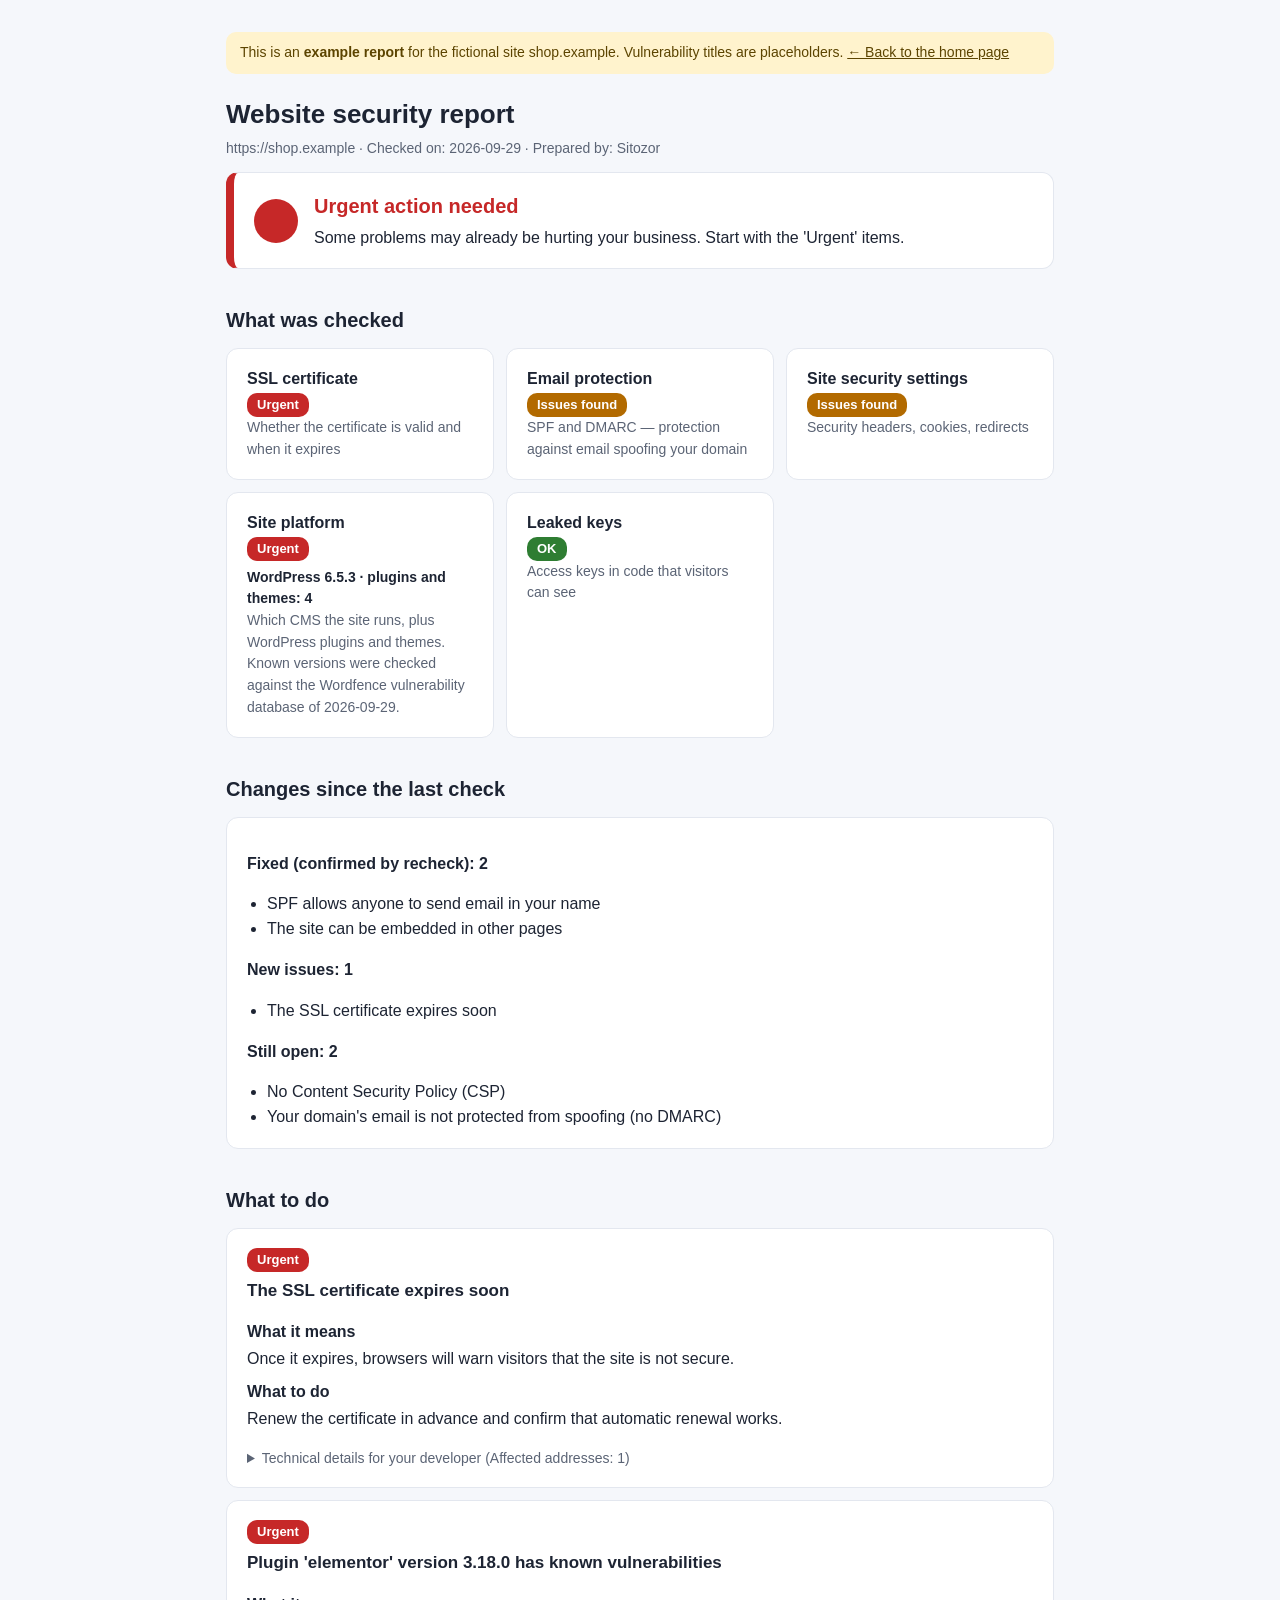
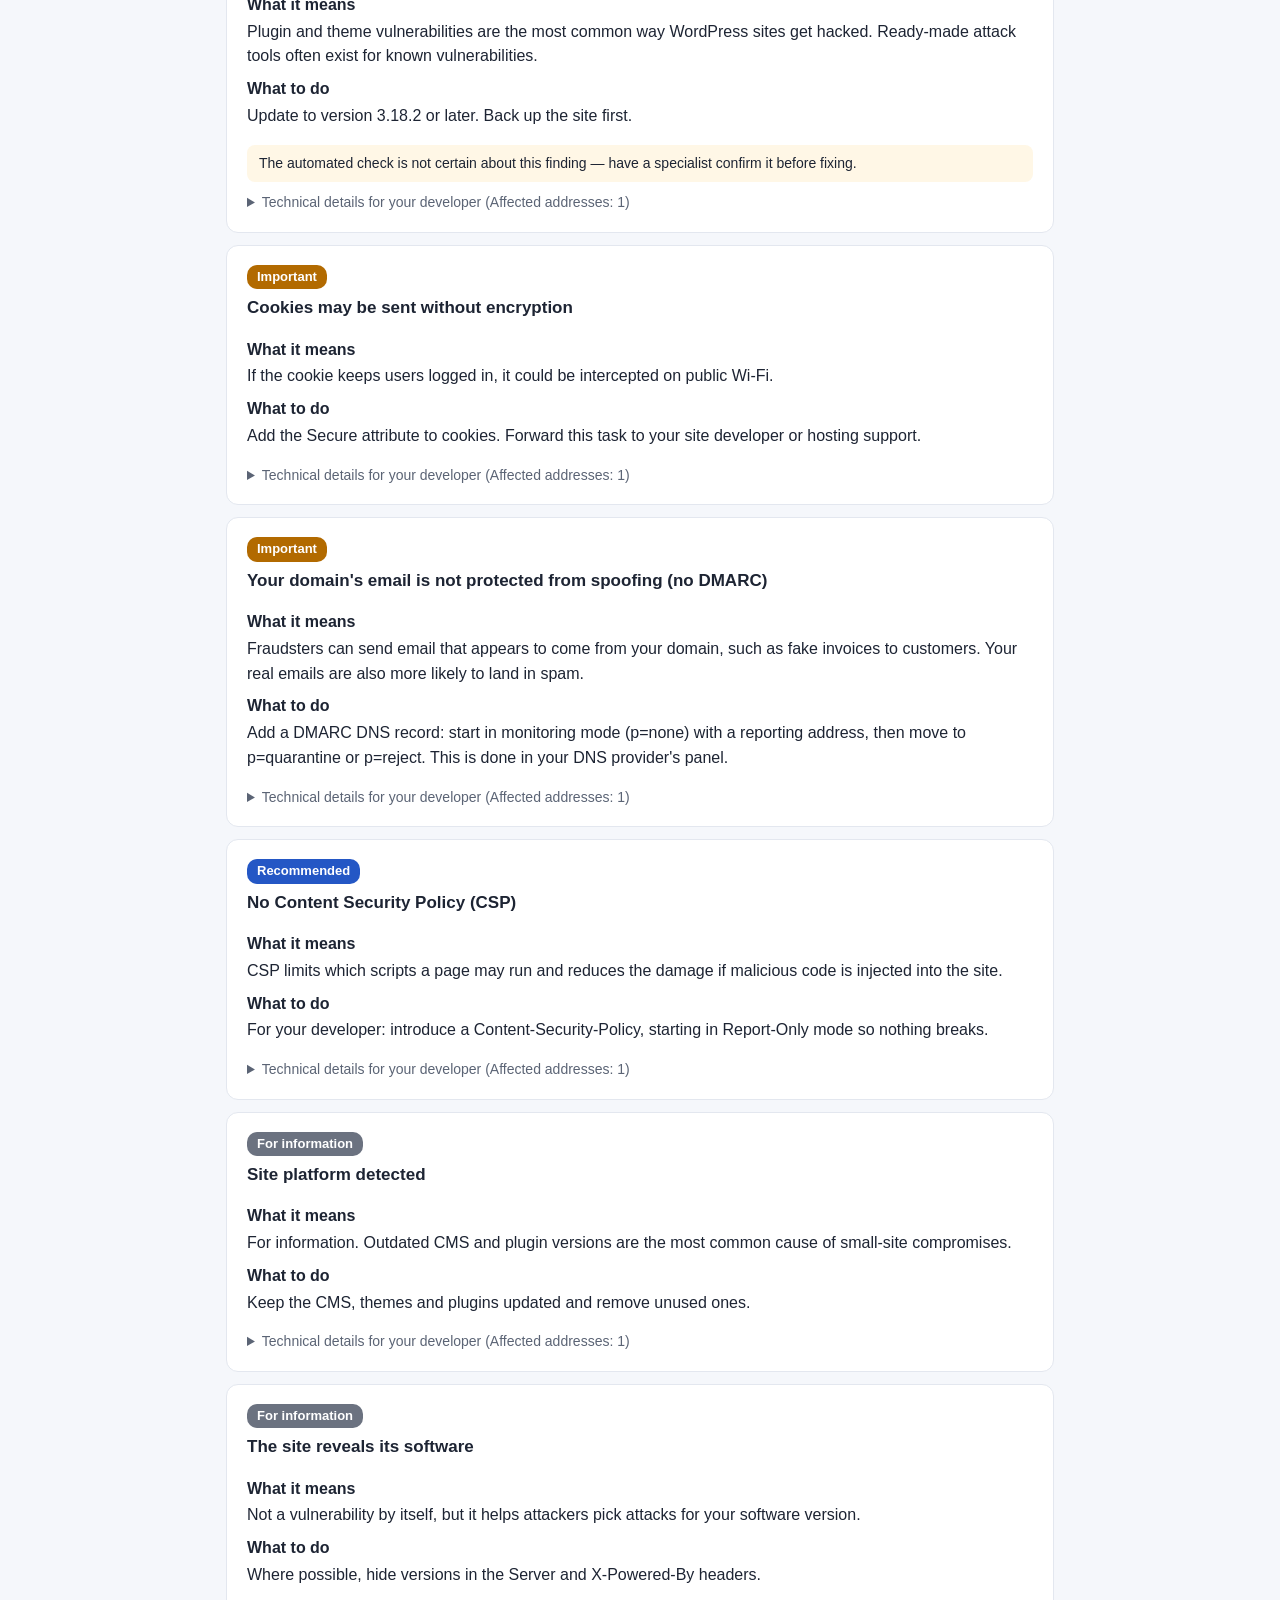
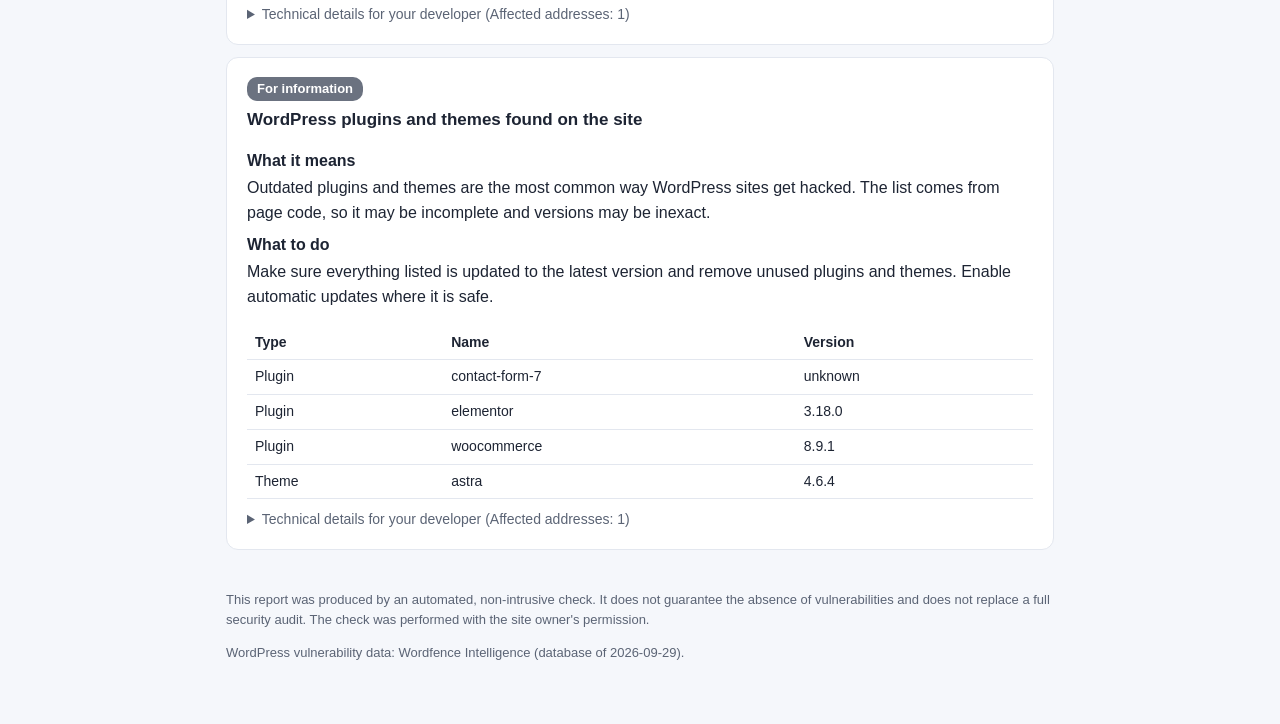
<file: en/example-report.html>
<!doctype html>
<html lang="en"><head><meta charset="utf-8">
<meta name="viewport" content="width=device-width,initial-scale=1">
<meta name="robots" content="noindex"><title>Example — Website security report — https://shop.example</title><style>
:root{--fg:#1d2433;--muted:#5b6475;--line:#e3e7ef;--bg:#f5f7fb;--card:#fff;
--red:#c62828;--yellow:#b26a00;--green:#2e7d32;--grey:#6b7280;--accent:#2457c5}
*{box-sizing:border-box}
body{margin:0;background:var(--bg);color:var(--fg);
font:16px/1.55 -apple-system,"Segoe UI",Roboto,Arial,sans-serif}
main{max-width:860px;margin:0 auto;padding:32px 16px 48px}
header{display:flex;justify-content:space-between;gap:16px;align-items:center;flex-wrap:wrap}
h1{font-size:26px;margin:0 0 4px}h2{font-size:20px;margin:36px 0 12px}
.meta{color:var(--muted);font-size:14px}
.card{background:var(--card);border:1px solid var(--line);border-radius:12px;padding:18px 20px;
margin:12px 0}
.status{border-left:8px solid var(--c);display:flex;gap:16px;align-items:center}
.status .dot{width:44px;height:44px;border-radius:50%;background:var(--c);flex:none}
.status h2{margin:0 0 4px;color:var(--c)}
.status p{margin:0}
.red{--c:var(--red)}.yellow{--c:var(--yellow)}.green{--c:var(--green)}
.unknown,.incomplete{--c:var(--grey)}
.status p.notice{margin-top:8px;font-weight:600}
.areas{display:grid;grid-template-columns:repeat(auto-fit,minmax(240px,1fr));gap:12px}
.areas .card{margin:0}
.pill{display:inline-block;padding:2px 10px;border-radius:10px;font-size:13px;font-weight:600;
color:#fff;background:var(--c)}
.area-ok{--c:var(--green)}.area-urgent{--c:var(--red)}.area-issues{--c:var(--yellow)}
.area-detected{--c:var(--accent)}.area-failed,.area-not_checked,.area-not_detected{--c:var(--grey)}
.level-high{--c:var(--red)}.level-medium{--c:var(--yellow)}.level-low{--c:var(--accent)}
.level-info{--c:var(--grey)}
.area-notes{font-weight:600;font-size:14px;margin-top:6px}
.item h3{margin:6px 0 8px;font-size:17px}
.item dt{font-weight:600;margin-top:8px}.item dd{margin:2px 0 0}
.note{background:#fff7e6;border-radius:8px;padding:8px 12px;margin-top:10px;font-size:14px}
details{margin-top:10px;font-size:14px;color:var(--muted)}
details code{word-break:break-all}
ul.changes{margin:0;padding-left:20px}
table.components{width:100%;border-collapse:collapse;margin-top:12px;font-size:14px}
table.components th,table.components td{text-align:left;padding:6px 8px;
border-bottom:1px solid var(--line)}
table.components td:nth-child(2){word-break:break-word}
footer{margin-top:40px;color:var(--muted);font-size:13px}
@media print{body{background:#fff}.card{break-inside:avoid}main{padding:0}}
</style></head>
<body><main><div style="background:#fff3cd;color:#5c4400;border-radius:10px;padding:10px 14px;margin-bottom:20px;font-size:14px">This is an <strong>example report</strong> for the fictional site shop.example. Vulnerability titles are placeholders. <a href="/en/" style="color:#5c4400">← Back to the home page</a></div>
<header><div><h1>Website security report</h1>
<div class="meta">https://shop.example · Checked on: 2026-09-29
 · Prepared by: Sitozor</div></div></header>
<div class="card status red"><div class="dot"></div><div>
<h2>Urgent action needed</h2><p>Some problems may already be hurting your business. Start with the &#x27;Urgent&#x27; items.</p>
</div></div>
<h2>What was checked</h2><div class="areas"><div class="card"><strong>SSL certificate</strong><br><span class="pill area-urgent">Urgent</span><div class="meta">Whether the certificate is valid and when it expires</div></div><div class="card"><strong>Email protection</strong><br><span class="pill area-issues">Issues found</span><div class="meta">SPF and DMARC — protection against email spoofing your domain</div></div><div class="card"><strong>Site security settings</strong><br><span class="pill area-issues">Issues found</span><div class="meta">Security headers, cookies, redirects</div></div><div class="card"><strong>Site platform</strong><br><span class="pill area-urgent">Urgent</span><div class="area-notes">WordPress 6.5.3 · plugins and themes: 4</div><div class="meta">Which CMS the site runs, plus WordPress plugins and themes. Known versions were checked against the Wordfence vulnerability database of 2026-09-29.</div></div><div class="card"><strong>Leaked keys</strong><br><span class="pill area-ok">OK</span><div class="meta">Access keys in code that visitors can see</div></div></div>
<h2>Changes since the last check</h2><div class="card"><p><strong>Fixed (confirmed by recheck): 2</strong></p><ul class="changes"><li>SPF allows anyone to send email in your name</li><li>The site can be embedded in other pages</li></ul><p><strong>New issues: 1</strong></p><ul class="changes"><li>The SSL certificate expires soon</li></ul><p><strong>Still open: 2</strong></p><ul class="changes"><li>No Content Security Policy (CSP)</li><li>Your domain&#x27;s email is not protected from spoofing (no DMARC)</li></ul></div>
<h2>What to do</h2><div class="card item"><span class="pill level-high">Urgent</span><h3>The SSL certificate expires soon</h3><dl><dt>What it means</dt><dd>Once it expires, browsers will warn visitors that the site is not secure.</dd><dt>What to do</dt><dd>Renew the certificate in advance and confirm that automatic renewal works.</dd></dl><details><summary>Technical details for your developer (Affected addresses: 1)</summary><p><code>tls.certificate_expiring</code></p><ul><li><code>https://shop.example/</code></li><li>shop.example:443: certificate expires on 2026-10-08 (9 day(s) left).</li></ul></details></div><div class="card item"><span class="pill level-high">Urgent</span><h3>Plugin &#x27;elementor&#x27; version 3.18.0 has known vulnerabilities</h3><dl><dt>What it means</dt><dd>Plugin and theme vulnerabilities are the most common way WordPress sites get hacked. Ready-made attack tools often exist for known vulnerabilities.</dd><dt>What to do</dt><dd>Update to version 3.18.2 or later. Back up the site first.</dd></dl><div class="note">The automated check is not certain about this finding — have a specialist confirm it before fixing.</div><details><summary>Technical details for your developer (Affected addresses: 1)</summary><p><code>wordpress.vulnerable.plugin.elementor</code></p><ul><li><code>https://shop.example/</code></li><li>WordPress plugin elementor version 3.18.0 matches 2 known vulnerabilities; fixed in 3.18.2: Example: Stored Cross-Site Scripting; Example: Missing Authorization. Source: Wordfence Intelligence.</li></ul></details></div><div class="card item"><span class="pill level-medium">Important</span><h3>Cookies may be sent without encryption</h3><dl><dt>What it means</dt><dd>If the cookie keeps users logged in, it could be intercepted on public Wi-Fi.</dd><dt>What to do</dt><dd>Add the Secure attribute to cookies. Forward this task to your site developer or hosting support.</dd></dl><details><summary>Technical details for your developer (Affected addresses: 1)</summary><p><code>cookies.secure</code></p><ul><li><code>https://shop.example/</code></li><li>Set-Cookie: shop_session=…; HttpOnly; Path=/</li></ul></details></div><div class="card item"><span class="pill level-medium">Important</span><h3>Your domain&#x27;s email is not protected from spoofing (no DMARC)</h3><dl><dt>What it means</dt><dd>Fraudsters can send email that appears to come from your domain, such as fake invoices to customers. Your real emails are also more likely to land in spam.</dd><dt>What to do</dt><dd>Add a DMARC DNS record: start in monitoring mode (p=none) with a reporting address, then move to p=quarantine or p=reject. This is done in your DNS provider&#x27;s panel.</dd></dl><details><summary>Technical details for your developer (Affected addresses: 1)</summary><p><code>dns.dmarc.missing</code></p><ul><li><code>https://shop.example/</code></li><li>No v=DMARC1 TXT record was resolved at _dmarc.shop.example or its parent domain.</li></ul></details></div><div class="card item"><span class="pill level-low">Recommended</span><h3>No Content Security Policy (CSP)</h3><dl><dt>What it means</dt><dd>CSP limits which scripts a page may run and reduces the damage if malicious code is injected into the site.</dd><dt>What to do</dt><dd>For your developer: introduce a Content-Security-Policy, starting in Report-Only mode so nothing breaks.</dd></dl><details><summary>Technical details for your developer (Affected addresses: 1)</summary><p><code>headers.csp</code></p><ul><li><code>https://shop.example/</code></li><li>No Content-Security-Policy header.</li></ul></details></div><div class="card item"><span class="pill level-info">For information</span><h3>Site platform detected</h3><dl><dt>What it means</dt><dd>For information. Outdated CMS and plugin versions are the most common cause of small-site compromises.</dd><dt>What to do</dt><dd>Keep the CMS, themes and plugins updated and remove unused ones.</dd></dl><details><summary>Technical details for your developer (Affected addresses: 1)</summary><p><code>cms.detected.wordpress</code></p><ul><li><code>https://shop.example/</code></li><li>Detected WordPress version 6.5.3 (body:wp-content/; header:Link=api.w.org).</li></ul></details></div><div class="card item"><span class="pill level-info">For information</span><h3>The site reveals its software</h3><dl><dt>What it means</dt><dd>Not a vulnerability by itself, but it helps attackers pick attacks for your software version.</dd><dt>What to do</dt><dd>Where possible, hide versions in the Server and X-Powered-By headers.</dd></dl><details><summary>Technical details for your developer (Affected addresses: 1)</summary><p><code>info.stack_headers</code></p><ul><li><code>https://shop.example/</code></li><li>X-Powered-By: PHP/8.1.2</li></ul></details></div><div class="card item"><span class="pill level-info">For information</span><h3>WordPress plugins and themes found on the site</h3><dl><dt>What it means</dt><dd>Outdated plugins and themes are the most common way WordPress sites get hacked. The list comes from page code, so it may be incomplete and versions may be inexact.</dd><dt>What to do</dt><dd>Make sure everything listed is updated to the latest version and remove unused plugins and themes. Enable automatic updates where it is safe.</dd></dl><table class="components"><thead><tr><th>Type</th><th>Name</th><th>Version</th></tr></thead><tbody><tr><td>Plugin</td><td>contact-form-7</td><td>unknown</td></tr><tr><td>Plugin</td><td>elementor</td><td>3.18.0</td></tr><tr><td>Plugin</td><td>woocommerce</td><td>8.9.1</td></tr><tr><td>Theme</td><td>astra</td><td>4.6.4</td></tr></tbody></table><details><summary>Technical details for your developer (Affected addresses: 1)</summary><p><code>wordpress.components</code></p><ul><li><code>https://shop.example/</code></li></ul></details></div>
<footer>This report was produced by an automated, non-intrusive check. It does not guarantee the absence of vulnerabilities and does not replace a full security audit. The check was performed with the site owner&#x27;s permission.<p>WordPress vulnerability data: Wordfence Intelligence (database of 2026-09-29).</p></footer>
</main></body></html>
</file>
<file: assets/style.css>
:root {
  --bg: #f6f8fc;
  --surface: #ffffff;
  --fg: #172033;
  --muted: #56617a;
  --line: #e2e7f0;
  --accent: #1f4fb8;
  --accent-fg: #ffffff;
  --accent-soft: #e8efff;
  --red: #c62828;
  --yellow: #b26a00;
  --green: #2e7d32;
  --shadow: 0 1px 2px rgba(20, 30, 60, .06), 0 8px 24px rgba(20, 30, 60, .06);
}
@media (prefers-color-scheme: dark) {
  :root {
    --bg: #0e1322;
    --surface: #161d31;
    --fg: #e9eefb;
    --muted: #a3aec7;
    --line: #26304a;
    --accent: #7ea2ff;
    --accent-fg: #0e1322;
    --accent-soft: #1d2947;
    --red: #ff7a7a;
    --yellow: #ffc15e;
    --green: #6fd08c;
    --shadow: none;
  }
}
* { box-sizing: border-box; }
html { scroll-behavior: smooth; }
body {
  margin: 0;
  background: var(--bg);
  color: var(--fg);
  font: 17px/1.6 -apple-system, "Segoe UI", Roboto, "Helvetica Neue", Arial, sans-serif;
}
a { color: var(--accent); }
.wrap { max-width: 1080px; margin: 0 auto; padding: 0 16px; }
header.top {
  display: flex; justify-content: space-between; align-items: center;
  padding: 18px 0; gap: 12px;
}
.brand { display: flex; align-items: center; gap: 10px; font-weight: 700; font-size: 19px; color: var(--fg); text-decoration: none; }
.brand svg { width: 28px; height: 28px; flex: none; }
nav a { color: var(--muted); text-decoration: none; margin-left: 20px; font-size: 15px; }
nav a:hover { color: var(--fg); }
@media (max-width: 720px) { nav { display: none; } }

.btn {
  display: inline-block; padding: 14px 22px; border-radius: 10px; font-weight: 600;
  text-decoration: none; border: 2px solid transparent; cursor: pointer; font-size: 16px;
}
.btn-primary { background: var(--accent); color: var(--accent-fg); }
.btn-primary:hover { filter: brightness(1.08); }
.btn-ghost { border-color: var(--line); color: var(--fg); background: var(--surface); }
.btn-ghost:hover { border-color: var(--accent); }

.hero { display: grid; grid-template-columns: 1.1fr .9fr; gap: 40px; align-items: center; padding: 40px 0 64px; }
@media (max-width: 880px) { .hero { grid-template-columns: 1fr; padding-top: 16px; } }
.hero h1 { font-size: clamp(32px, 5vw, 48px); line-height: 1.15; margin: 0 0 18px; letter-spacing: -.02em; }
.hero p.lead { font-size: 19px; color: var(--muted); margin: 0 0 28px; }
.hero .actions { display: flex; gap: 12px; flex-wrap: wrap; }
.hero .note { margin-top: 14px; font-size: 14px; color: var(--muted); }

.mock {
  background: var(--surface); border: 1px solid var(--line); border-radius: 16px;
  padding: 22px; box-shadow: var(--shadow);
}
.mock .status { display: flex; gap: 14px; align-items: center; border-left: 6px solid var(--red); padding-left: 14px; margin-bottom: 18px; }
.mock .dot { width: 34px; height: 34px; border-radius: 50%; background: var(--red); flex: none; }
.mock .status strong { color: var(--red); display: block; }
.mock .status span { color: var(--muted); font-size: 14px; }
.mock ul { list-style: none; padding: 0; margin: 0; }
.mock li { display: flex; gap: 10px; align-items: baseline; padding: 9px 0; border-top: 1px solid var(--line); font-size: 15px; }
.pill { font-size: 12px; font-weight: 700; padding: 2px 9px; border-radius: 8px; color: #fff; white-space: nowrap; }
.pill.red { background: var(--red); } .pill.yellow { background: var(--yellow); } .pill.green { background: var(--green); }
@media (prefers-color-scheme: dark) { .pill { color: #0e1322; } }

section { padding: 56px 0; }
section h2 { font-size: clamp(26px, 3.5vw, 34px); margin: 0 0 12px; letter-spacing: -.01em; }
section .sub { color: var(--muted); margin: 0 0 32px; max-width: 720px; }

.grid { display: grid; gap: 16px; grid-template-columns: repeat(auto-fit, minmax(240px, 1fr)); }
.card { background: var(--surface); border: 1px solid var(--line); border-radius: 14px; padding: 22px; box-shadow: var(--shadow); }
.card h3 { margin: 0 0 8px; font-size: 18px; }
.card p { margin: 0; color: var(--muted); font-size: 15px; }
.icon { width: 40px; height: 40px; border-radius: 10px; background: var(--accent-soft); color: var(--accent); display: grid; place-items: center; margin-bottom: 14px; }
.icon svg { width: 22px; height: 22px; }

.steps { counter-reset: step; }
.steps .card { position: relative; padding-top: 56px; }
.steps .card::before {
  counter-increment: step; content: counter(step);
  position: absolute; top: 18px; left: 22px; width: 28px; height: 28px; border-radius: 50%;
  background: var(--accent); color: var(--accent-fg); display: grid; place-items: center; font-weight: 700; font-size: 15px;
}

.band { background: var(--surface); border-top: 1px solid var(--line); border-bottom: 1px solid var(--line); }
.two { display: grid; grid-template-columns: 1fr 1fr; gap: 40px; align-items: center; }
@media (max-width: 880px) { .two { grid-template-columns: 1fr; } }
.checks { list-style: none; padding: 0; margin: 0; }
.checks li { padding: 8px 0 8px 32px; position: relative; }
.checks li::before {
  content: ""; position: absolute; left: 0; top: 13px; width: 18px; height: 18px; border-radius: 50%;
  background: var(--accent-soft) url("data:image/svg+xml,%3Csvg xmlns='http://www.w3.org/2000/svg' viewBox='0 0 20 20'%3E%3Cpath d='m5 10 3.5 3.5L15 7' fill='none' stroke='%231f4fb8' stroke-width='2.5' stroke-linecap='round' stroke-linejoin='round'/%3E%3C/svg%3E") center/14px no-repeat;
}

.prices .card { display: flex; flex-direction: column; }
.prices .price { font-size: 30px; font-weight: 700; margin: 6px 0 4px; }
.prices .price small { font-size: 15px; font-weight: 500; color: var(--muted); }
.prices ul { padding-left: 18px; margin: 12px 0 20px; color: var(--muted); font-size: 15px; flex: 1; }
.prices .featured { border: 2px solid var(--accent); }
.tag { display: inline-block; font-size: 12px; font-weight: 700; color: var(--accent); background: var(--accent-soft); padding: 3px 10px; border-radius: 8px; align-self: flex-start; }

details.faq { background: var(--surface); border: 1px solid var(--line); border-radius: 12px; padding: 16px 20px; margin-bottom: 10px; }
details.faq summary { cursor: pointer; font-weight: 600; }
details.faq p { color: var(--muted); margin: 10px 0 0; }

.cta { text-align: center; }
.template {
  display: flex; gap: 10px; align-items: stretch; max-width: 640px; margin: 24px auto 0;
  background: var(--surface); border: 1px dashed var(--line); border-radius: 12px; padding: 12px; text-align: left;
}
.template code { flex: 1; font: 15px/1.5 inherit; font-family: inherit; color: var(--muted); }
.template button { border: 1px solid var(--line); background: var(--bg); color: var(--fg); border-radius: 8px; padding: 0 14px; cursor: pointer; font: inherit; font-size: 14px; }
@media (max-width: 560px) { .template { flex-direction: column; } .template button { padding: 8px; } }

footer { padding: 32px 0 48px; color: var(--muted); font-size: 14px; border-top: 1px solid var(--line); }
footer .wrap { display: flex; justify-content: space-between; gap: 16px; flex-wrap: wrap; }

pre.code {
  position: relative; margin: 0 0 14px; padding: 14px 16px; border-radius: 12px; overflow-x: auto;
  background: #0f1628; color: #e6ecff; font: 14px/1.6 ui-monospace, SFMono-Regular, Menlo, Consolas, monospace;
  border: 1px solid var(--line);
}
pre.code .c { color: #8a97b8; }
.code-wrap { position: relative; }
.code-wrap pre.code { padding-top: 42px; }
.code-wrap button {
  position: absolute; top: 8px; right: 8px; border: 1px solid #2c3a5c; background: #18223b; color: #cbd6f5;
  border-radius: 8px; padding: 4px 10px; font-size: 13px; cursor: pointer;
}
.tabs { display: flex; gap: 8px; margin-bottom: 12px; flex-wrap: wrap; }
.tabs button {
  border: 1px solid var(--line); background: var(--surface); color: var(--fg); border-radius: 999px;
  padding: 6px 14px; font: inherit; font-size: 14px; cursor: pointer;
}
.tabs button[aria-selected="true"] { background: var(--accent); color: var(--accent-fg); border-color: var(--accent); }
.soon { border: 2px dashed var(--accent); }
.badge-soon { display: inline-block; font-size: 12px; font-weight: 700; letter-spacing: .04em; text-transform: uppercase; color: var(--accent); background: var(--accent-soft); padding: 4px 10px; border-radius: 8px; }
.free-vs { display: grid; grid-template-columns: 1fr 1fr; gap: 16px; }
@media (max-width: 880px) { .free-vs { grid-template-columns: 1fr; } }
.free-vs .card h3 { font-size: 20px; }
.free-vs ul { padding-left: 18px; color: var(--muted); font-size: 15px; margin: 12px 0 18px; }
.free-vs .price { font-size: 26px; font-weight: 700; margin: 4px 0; }
.free-vs .price small { font-size: 14px; color: var(--muted); font-weight: 500; }
.lang-switch {
  margin-left: 16px; padding: 6px 12px; border: 1px solid var(--line); border-radius: 999px;
  color: var(--fg); text-decoration: none; font-size: 14px; white-space: nowrap;
}
.lang-switch:hover { border-color: var(--accent); }
header.top nav { margin-left: auto; }
.logo-fill { color: var(--accent); }
.run-title { margin: 28px 0 10px; }
.sub.flush { margin: 0; }
.card-title { margin-top: 12px; }
</file>
